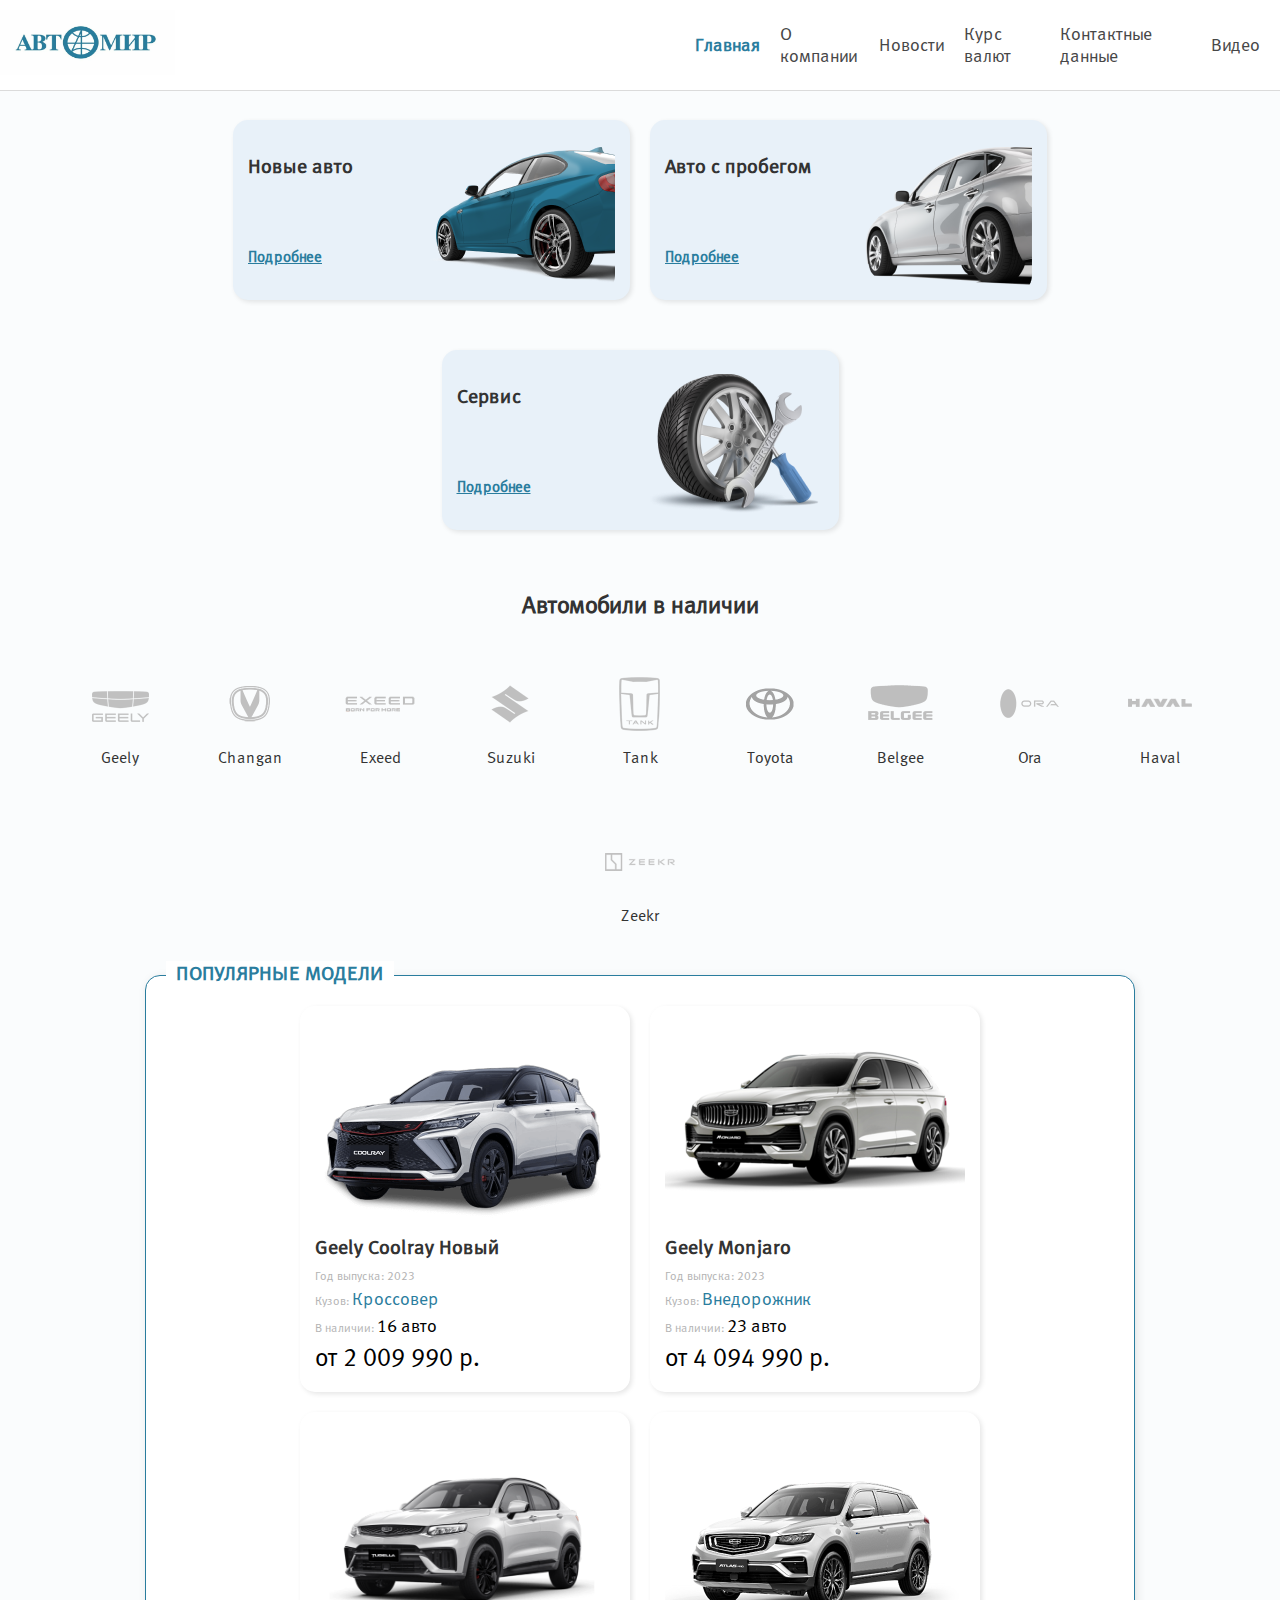
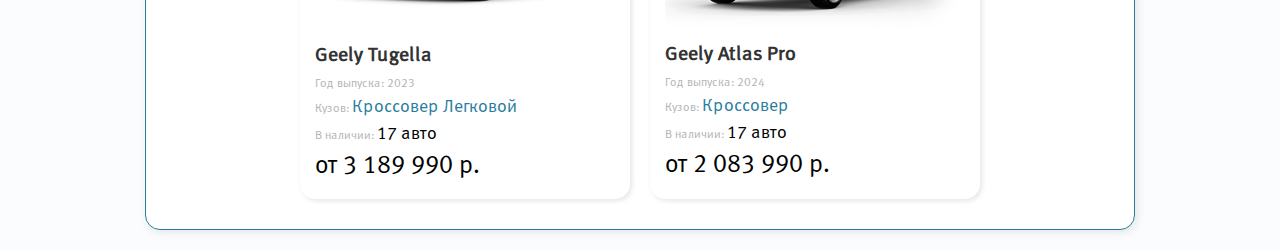
<file: index.html>
<!DOCTYPE html>
<html lang="ru">

<head>
    <meta charset="UTF-8">
    <title>Главная - ООО "АМКапитал"</title>
    <link rel="icon" href="pictures/favicon-32x32.png">
    <link rel="icon" href="pictures/favicon-16x16.png">
    <style>
        @font-face {
            font-family: 'MetaCyrLF-Roman';
            src: url('pictures/MetaNormalCyrLF-Roman.woff2') format('truetype');
           
        }
        body {
            margin: 0;
            font-family: "MetaCyrLF-Roman", sans-serif;
            background-color: #fafcfd;
        }

        header {
            position: fixed;
            top: 0;
            width: 100%;
            background-color: white;
            z-index: 1000;
            border-bottom: 1px solid rgb(219, 219, 219);
        }

        .header-container {
            display: flex;
            justify-content: center;
            align-items: center;
            padding: 10px 0;
        }

        .logo {
            display: flex;
            justify-content: start;
            align-items: center;
        }

        .logo img {
            margin-right: 500px;
        }

        .logo a {
            margin-right: 20px;
            color: rgb(71, 71, 71);
            text-decoration: none;
            font-size: 18px;
            transition: color 0.3s ease;
        }

        .logo a:hover {
            color: #2A7D9E;
        }

        .logo a.active {
            color: #2A7D9E;
            font-weight: bold;
        }

        .card {
            border-radius: 15px;
            padding: 15px;
            margin: 10px;
            margin-top: 40px;
            font-weight: 400;
            width: 367px;
            height: 150px;
            display: flex;
            flex-direction: row;
            align-items: center;
            justify-content: space-between;
            background-color: #e8f1f9;
            box-shadow: 2px 2px 5px rgba(0, 0, 0, 0.1);
            
        }

        main {
            display: flex;
            justify-content: center;
            align-items: center;
            flex-wrap: wrap;
            margin: 80px 20px 20px;
        }

        .card img {
            width: 190px;
            height: auto;
            margin-left: auto;
            
        }

        .card-content {
            display: flex;
            flex-direction: column;
            align-items: flex-start;
            justify-content: center;
            
        }

        .card h2 {
            margin: 0;
            font-size: 20px;
            color: #333;
            white-space: nowrap;
        }

        .card a {
            margin-top: 70px;
            color: #2A7D9E;
            text-decoration: underline;
            font-weight: bold;
            font-size: 15px;
        }

        .available-cars {
            text-align: center;
            margin-top: 50px;
        }

        .available-cars h2 {
            font-size: 24px;
            color: #333;
        }

        .car-brands {
            display: flex;
            justify-content: center;
            flex-wrap: wrap;
        }

        .car-brand {
            display: flex;
            flex-direction: column;
            align-items: center;
            margin: 30px;
        }

        .car-brand img {
            width: 70px;
            height: 70px;
        }

        .car-brand span {
            font-size: 16px;
            color: #333;
            margin-top: 10px;
        }

        .cars-list-container {
            display: flex;
            justify-content: center;
            flex-wrap: wrap;
            margin: 20px auto;
            max-width: 74%; 
            background-color: #ffffff;
            border-radius: 15px;
            padding: 20px;
            box-shadow: 2px 2px 10px rgba(0, 0, 0, 0.1);
            border: 1px solid #2A7D9E;
            position: relative;
            
        }

         .cars-list-container::before {
            content: "ПОПУЛЯРНЫЕ МОДЕЛИ";
            position: absolute;
            top: -15px; 
            left: 20px;
            background-color: #ffffff;
            padding: 0 10px;
            color: #2A7D9E;
            font-size: 20px;
            font-weight: bold;
            width: max-content;
            
        }

        .cars-list {
            display: flex;
            justify-content: center;
            flex-wrap: wrap;
        }

        .car-card {
            border-radius: 15px;
            padding: 15px;
            margin: 10px;
            width: 300px;
            background-color: #ffffff;
            box-shadow: 2px 2px 5px rgba(0, 0, 0, 0.1);
        }

        .car-card img {
            width: 100%;
            height: auto;
            border-radius: 10px;
        }

        .car-card h3 {
            margin: 10px 0;
            font-size: 20px;
            color: #333;
        }

        .car-card p {
            margin: 5px 0;
            font-size: 12px;
            color: #b3b3b3;
        }

        .highlight {
            color: #2A7D9E;
            font-size: 18px;
        }

        .availability {
            font-size: 18px;
            color: #000000;
        }
    </style>
</head>

<body>
    <header>
        <div class="header-container">
            <div class="logo">
                <a href="index.html"><img src="pictures/logo.png" alt="АМКапитал Логотип" width="175px" height="65px"></a>
                <a href="index.html" class="active">Главная</a>
                <a href="about.html">О компании</a>
                <a href="news.html">Новости</a>
                <a href="currency.html">Курс валют</a>
                <a href="contacts.html">Контактные данные</a>
                <a href="video.html">Видео</a>
            </div>
        </div>
    </header>
    <main>
        <div class="card">
            <div class="card-content">
                <h2>Новые авто</h2>
                <a href="https://nsk.avtomir.ru/new-cars/">Подробнее</a>
            </div>
            <img src="pictures/blue-auto.png" alt="Новые авто">
        </div>
        <div class="card">
            <div class="card-content">
                <h2>Авто с пробегом</h2>
                <a href="https://nsk.avtomir.ru/used-cars/">Подробнее</a>
            </div>
            <img src="pictures/white-auto.png" alt="Авто с пробегом">
        </div>
        <div class="card">
            <div class="card-content">
                <h2>Сервис</h2>
                <a href="https://nsk.avtomir.ru/service/">Подробнее</a>
            </div>
            <img src="pictures/serviceph.png" alt="Сервис">
        </div>
    </main>
    <div class="available-cars">
        <h2>Автомобили в наличии</h2>
        <div class="car-brands">
            <div class="car-brand">
                <img src="pictures/geely.png" alt="Geely">
                <span>Geely</span>
            </div>
            <div class="car-brand">
                <img src="pictures/changan.png" alt="Changan">
                <span>Changan</span>
            </div>
            <div class="car-brand">
                <img src="pictures/exeed.png" alt="Exeed">
                <span>Exeed</span>
            </div>
            <div class="car-brand">
                <img src="pictures/suzuki.png" alt="Suzuki">
                <span>Suzuki</span>
            </div>
            <div class="car-brand">
                <img src="pictures/tank.png" alt="Tank">
                <span>Tank</span>
            </div>
            <div class="car-brand">
                <img src="pictures/toyota.png" alt="Toyota">
                <span>Toyota</span>
            </div>
            <div class="car-brand">
                <img src="pictures/belgee.png" alt="Belgee">
                <span>Belgee</span>
            </div>
            <div class="car-brand">
                <img src="pictures/ora.png" alt="Ora">
                <span>Ora</span>
            </div>
            <div class="car-brand">
                <img src="pictures/haval.png" alt="Haval">
                <span>Haval</span>
            </div>
            <div class="car-brand">
                <img src="pictures/zeekr.png" alt="Zeekr">
                <span>Zeekr</span>
            </div>
        </div>
    </div>
    <div class="cars-list-container">
        <div class="cars-list">
            <div class="car-card">
                <img src="pictures/coolray.png" alt="Geely Coolray Новый">
                <h3>Geely Coolray Новый</h3>
                <p>Год выпуска: 2023</p>
                <p>Кузов: <span class="highlight">Кроссовер</span></p>
                <p>В наличии: <span class="availability">16 авто</span></p>
                <p style="color: black; font-size: 25px;">от 2 009 990 р.</p>
            </div>
            <div class="car-card">
                <img src="pictures/monjaro.png" alt="Geely Monjaro">
                <h3>Geely Monjaro</h3>
                <p>Год выпуска: 2023</p>
                <p>Кузов: <span class="highlight">Внедорожник</span></p>
                <p>В наличии: <span class="availability">23 авто</span></p>
                <p style="color: black; font-size: 25px;">от 4 094 990 р.</p>
            </div>
            <div class="car-card">
                <img src="pictures/tugella.png" alt="Geely Tugella">
                <h3>Geely Tugella</h3>
                <p>Год выпуска: 2023</p>
                <p>Кузов: <span class="highlight">Кроссовер Легковой</span></p>
                <p>В наличии: <span class="availability">17 авто</span></p>
                <p style="color: black; font-size: 25px;">от 3 189 990 р.</p>
            </div>
            <div class="car-card">
                <img src="pictures/atlas.jpg" alt="Geely Atlas Pro">
                <h3>Geely Atlas Pro</h3>
                <p>Год выпуска: 2024</p>
                <p>Кузов: <span class="highlight">Кроссовер</span></p>
                <p>В наличии: <span class="availability">17 авто</span></p>
                <p style="color: black; font-size: 25px;">от 2 083 990 р.</p>
            </div>
        </div>
    </div>
    <footer>

    </footer>
</body>

</html>
</file>
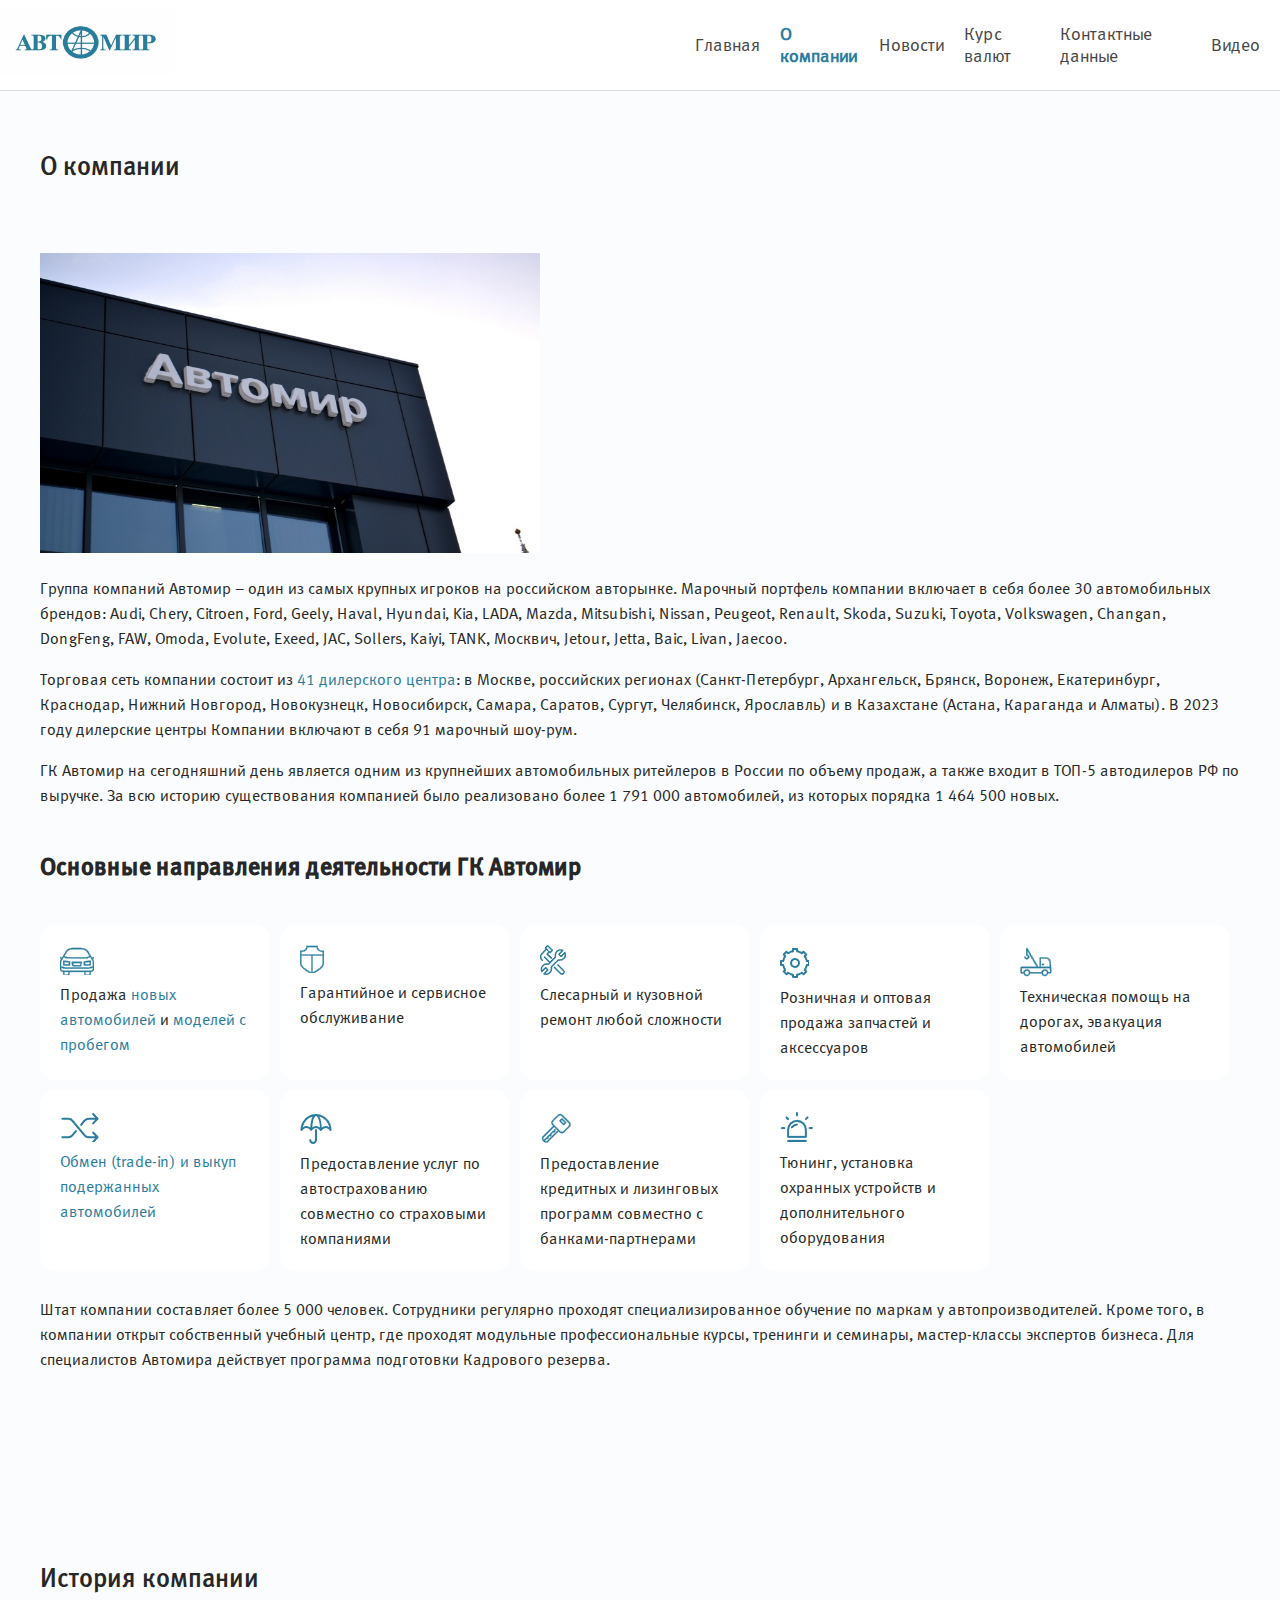
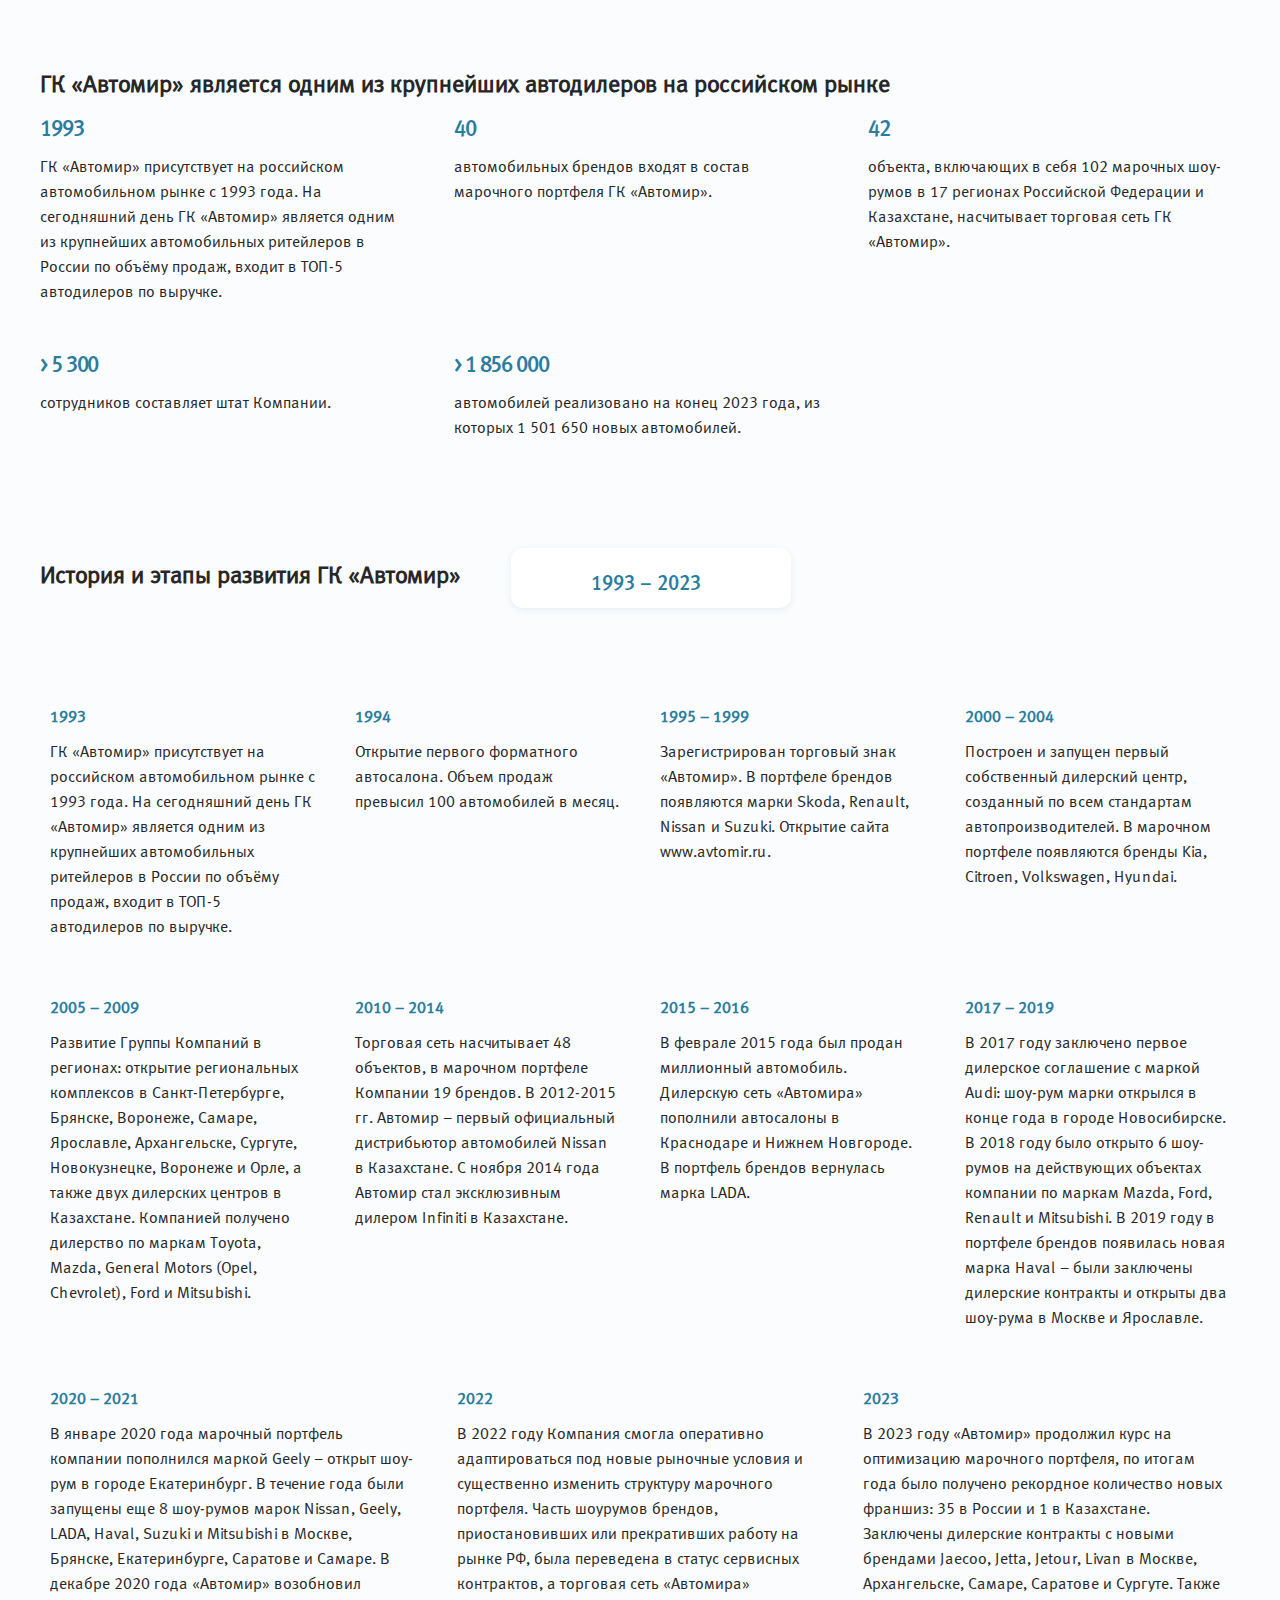
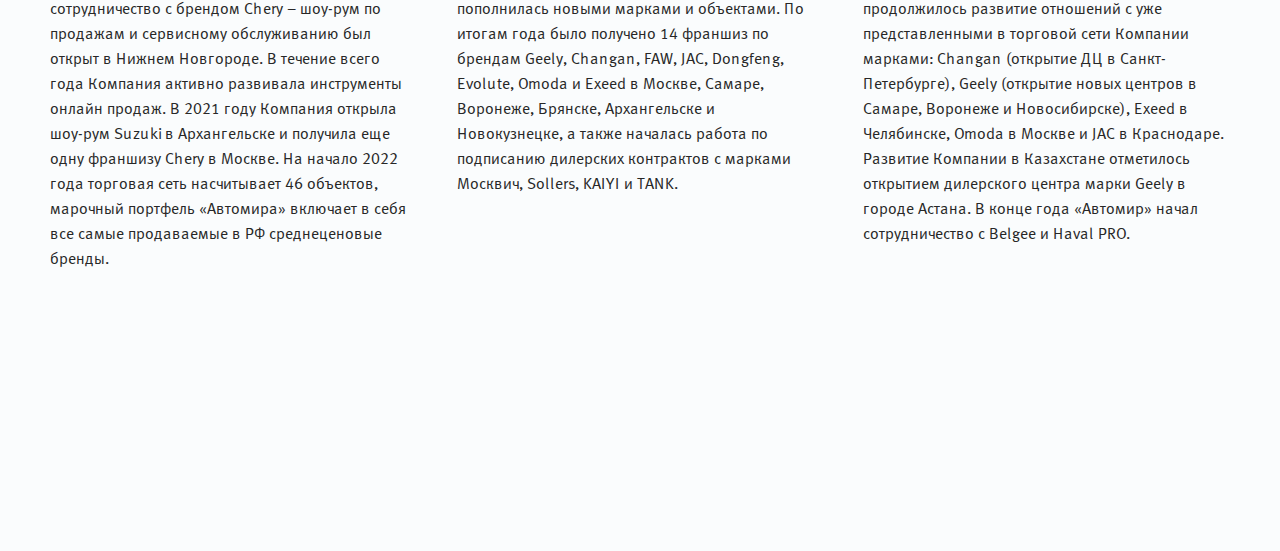
<file: about.html>
<!DOCTYPE html>
<html lang="ru">
<head>
    <meta charset="UTF-8">
    <title>О компании - ООО "АМКапитал"</title>
    <link rel="icon" href="pictures/favicon-32x32.png">
    <link rel="icon" href="pictures/favicon-16x16.png">
    <link rel="stylesheet" href="main.css">
    <script>
    </script>
</head>
<body>
    <header>
        <div class="header-container">
            <div class="logo">
                <a href="index.html"><img src="pictures/logo.png" alt="АМКапитал Логотип" width="175px" height="65px"></a>
                <a href="index.html">Главная</a>
                <a href="about.html" class="active">О компании</a>
                <a href="news.html">Новости</a>
                <a href="currency.html">Курс валют</a>
                <a href="contacts.html">Контактные данные</a>
                <a href="video.html">Видео</a>
            </div>
        </div>
    </header>
    <main>
        <div class="container">
            <h1 class="page-title">
                О компании    </h1>
            <div class="tabs__body">
                <div class="tabs__content js-changetab-content active">
                    <p><img src="pictures/avtomir.jpg" style="width: 500px; height: 300px; pointer-events: none;" ></p>
                    <p>
                        Группа компаний Автомир – один из самых крупных игроков на российском авторынке. Марочный портфель компании включает в себя более 30 автомобильных брендов: Audi, Chery, Citroen, Ford, Geely, Haval, Hyundai, Kia, LADA, Mazda, Mitsubishi, Nissan, Peugeot, Renault, Skoda, Suzuki, Toyota, Volkswagen, Changan, DongFeng, FAW, Omoda, Evolute, Exeed, JAC, Sollers, Kaiyi, TANK, Москвич, Jetour, Jetta, Baic, Livan, Jaecoo.
                    </p>
                    <p>
                        Торговая сеть компании состоит из&nbsp;<a>41 дилерского центра</a>: в Москве, российских регионах (Санкт-Петербург, Архангельск, Брянск, Воронеж, Екатеринбург, Краснодар, Нижний Новгород, Новокузнецк, Новосибирск, Самара, Саратов, Сургут, Челябинск, Ярославль) и в Казахстане (Астана, Караганда и Алмат<i></i>ы). В 2023 году&nbsp;<span style="font-family: var(--ui-font-family-primary, var(--ui-font-family-helvetica));">дилерские центры Компании включают в себя 91 марочный шоу-рум.</span>
                    </p>
                    <p>
                        ГК Автомир на сегодняшний день является одним из крупнейших автомобильных ритейлеров в России по объему продаж, а также входит в ТОП-5 автодилеров РФ по выручке. За всю историю существования компанией было реализовано более 1 791 000 автомобилей, из которых порядка 1 464 500 новых.
                    </p>
                    <h2>Основные направления деятельности ГК Автомир</h2>
                <div class="iconsrow">
                    <div class="iconsrow__items">
                        <div class="iconsrow__item">
                            <svg class="iconsrow__ico"> <img src="pictures/ico_about_1.png"> </svg>
                            <div class="iconsrow__text">
                                Продажа <a href="https://nsk.avtomir.ru/new-cars/">новых автомобилей</a> и <a href="https://nsk.avtomir.ru/used-cars/">моделей с пробегом</a>
                            </div>
                        </div>
                        <div class="iconsrow__item">
                            <svg class="iconsrow__ico"> <img src="pictures/ico_about_2.png"> </svg>
                            <div class="iconsrow__text">
                                Гарантийное и сервисное обслуживание
                            </div>
                        </div>
                        <div class="iconsrow__item">
                            <svg class="iconsrow__ico"> <img src="pictures/ico_about_3.png"> </svg>
                            <div class="iconsrow__text">
                                Слесарный и кузовной ремонт любой сложности
                            </div>
                        </div>
                        <div class="iconsrow__item">
                            <svg class="iconsrow__ico"> <img src="pictures/ico_about_4.png"> </svg>
                            <div class="iconsrow__text">
                                Розничная и оптовая продажа запчастей и аксессуаров
                            </div>
                        </div>
                        <div class="iconsrow__item">
                            <svg class="iconsrow__ico"> <img src="pictures/ico_about_5.png"> </svg>
                            <div class="iconsrow__text">
                                Техническая помощь на дорогах, эвакуация автомобилей
                            </div>
                        </div>
                        <div class="iconsrow__item">
                            <svg class="iconsrow__ico"> <img src="pictures/ico_about_6.png"> </svg>
                            <div class="iconsrow__text">
                                <a href="https://nsk.avtomir.ru/sell-car/">Обмен (trade-in) и выкуп подержанных автомобилей</a>
                            </div>
                        </div>
                        <div class="iconsrow__item">
                            <svg class="iconsrow__ico"> <img src="pictures/ico_about_7.png"> </svg>
                            <div class="iconsrow__text">
                                Предоставление услуг по автострахованию совместно со страховыми компаниями
                            </div>
                        </div>
                        <div class="iconsrow__item">
                            <svg class="iconsrow__ico"> <img src="pictures/ico_about_8.png"> </svg>
                            <div class="iconsrow__text">
                                Предоставление кредитных и лизинговых программ совместно с банками-партнерами
                            </div>
                        </div>
                        <div class="iconsrow__item">
                            <svg class="iconsrow__ico"> <img src="pictures/ico_about_9.png"> </svg>
                            <div class="iconsrow__text">
                                Тюнинг, установка охранных устройств и дополнительного оборудования
                            </div>
                        </div>
            </div>
        </div>
        <p>
             Штат компании составляет более 5 000 человек. Сотрудники регулярно проходят специализированное обучение по маркам у автопроизводителей. Кроме того, в компании открыт собственный учебный центр, где проходят модульные профессиональные курсы, тренинги и семинары, мастер-классы экспертов бизнеса. Для специалистов Автомира действует программа подготовки Кадрового резерва.
        </p>        </div>
        </div>
        </div>

        <div class="container container_bg">
            <h1 class="page-title">История компании</h1>
            
            <div class="tabs__body">
                <div class="tabs__content tabs__content_visible active">
                    <div class="section section_about">
                        <h2 class="section__title">ГК «Автомир» является одним из крупнейших автодилеров на российском рынке
                        </h2>
                        <div class="section__content facts">
                            <div class="facts__list">
                                <div class="facts__item">
                                    <div class="facts__title">1993</div>
                                    <div class="facts__text">ГК «Автомир» присутствует на российском автомобильном рынке с 1993 года. На сегодняшний день ГК «Автомир» является одним из крупнейших автомобильных ритейлеров в России по объёму продаж, входит в ТОП-5 автодилеров по выручке.
                                    </div>
                                </div>
                                <div class="facts__item">
                                    <div class="facts__title">40</div>
                                    <div class="facts__text">автомобильных брендов входят в состав марочного портфеля ГК «Автомир».
                                    </div>
                                </div>
                                <div class="facts__item">
                                    <div class="facts__title">42</div>
                                    <div class="facts__text">объекта, включающих в себя 102 марочных шоу-румов в 17 регионах Российской Федерации и Казахстане, насчитывает торговая сеть ГК «Автомир».
                                    </div>
                                </div>
                                <div class="facts__item">
                                    <div class="facts__title">&gt; 5 300</div>
                                    <div class="facts__text">сотрудников составляет штат Компании.</div>
                                </div>
                                <div class="facts__item">
                                    <div class="facts__title">&gt; 1 856 000</div>
                                    <div class="facts__text">автомобилей реализовано на конец 2023 года, из которых 1 501 650 новых автомобилей.</div>
                                </div>
                            </div>
                        </div>
                    </div>
                    <div class="section section_years carousel-history">
                        <div class="section__row">
                            <h2 class="section__title">История и этапы развития ГК «Автомир»</h2>
                            <div class="section__pagination carousel-history__pagination">
                                <div class="carousel-history__pagination-item" data-id="1">
                                    <p>1993 – 2023</p>
                                </div>
                            </div>
                        </div>
                        <div class="facts__container1">
                            <div class="facts__item1">
                                <div class="facts__title1">
                                    <p>1993</p>
                                </div>
                                <div class="facts__text1">
                                    <p>ГК «Автомир» присутствует на российском автомобильном рынке с 1993 года. На сегодняшний день ГК «Автомир» является одним из крупнейших автомобильных ритейлеров в России по объёму продаж, входит в ТОП-5 автодилеров по выручке.</p>
                                </div>
                            </div>
                            <div class="facts__item1">
                                <div class="facts__title1">
                                    <p>1994</p>
                                </div>
                                <div class="facts__text1">
                                    <p>Открытие первого форматного автосалона. Объем продаж превысил 100 автомобилей в месяц.</p>
                                </div>
                            </div>
                            <div class="facts__item1">
                                <div class="facts__title1">
                                    <p>1995 – 1999</p>
                                </div>
                                <div class="facts__text1">
                                    <p>Зарегистрирован торговый знак «Автомир». В портфеле брендов появляются марки Skoda, Renault, Nissan и Suzuki. Открытие сайта www.avtomir.ru.</p>
                                </div>
                            </div>
                            <div class="facts__item1">
                                <div class="facts__title1">
                                    <p>2000 – 2004</p>
                                </div>
                                <div class="facts__text1">
                                    <p>Построен и запущен первый собственный дилерский центр, созданный по всем стандартам автопроизводителей. В марочном портфеле появляются бренды Kia, Citroen, Volkswagen, Hyundai.</p>
                                </div>
                            </div>
                            <div class="facts__item1">
                                <div class="facts__title1">
                                    <p>2005 – 2009</p>
                                </div>
                                <div class="facts__text1">
                                    <p>Развитие Группы Компаний в регионах: открытие региональных комплексов в Санкт-Петербурге, Брянске, Воронеже, Самаре, Ярославле, Архангельске, Сургуте, Новокузнецке, Воронеже и Орле, а также двух дилерских центров в Казахстане. Компанией получено дилерство по маркам Toyota, Mazda, General Motors (Opel, Chevrolet), Ford и Mitsubishi.</p>
                                </div>
                            </div>
                            <div class="facts__item1">
                                <div class="facts__title1">
                                    <p>2010 – 2014</p>
                                </div>
                                <div class="facts__text1">
                                    <p>Торговая сеть насчитывает 48 объектов, в марочном портфеле Компании 19 брендов. В 2012-2015 гг. Автомир – первый официальный дистрибьютор автомобилей Nissan в Казахстане. С ноября 2014 года Автомир стал эксклюзивным дилером Infiniti в Казахстане.</p>
                                </div>
                            </div>
                            <div class="facts__item1">
                                <div class="facts__title1">
                                    <p>2015 – 2016</p>
                                </div>
                                <div class="facts__text1">
                                    <p>В феврале 2015 года был продан миллионный автомобиль. Дилерскую сеть «Автомира» пополнили автосалоны в Краснодаре и Нижнем Новгороде. В портфель брендов вернулась марка LADA.</p>
                                </div>
                            </div>
                            <div class="facts__item1">
                                <div class="facts__title1">
                                    <p>2017 – 2019</p>
                                </div>
                                <div class="facts__text1">
                                    <p>В 2017 году заключено первое дилерское соглашение с маркой Audi: шоу-рум марки открылся в конце года в городе Новосибирске. В 2018 году было открыто 6 шоу-румов на действующих объектах компании по маркам Mazda, Ford, Renault и Mitsubishi. В 2019 году в портфеле брендов появилась новая марка Haval – были заключены дилерские контракты и открыты два шоу-рума в Москве и Ярославле.</p>
                                </div>
                            </div>
                            <div class="facts__item1">
                                <div class="facts__title1">
                                    <p>2020 – 2021</p>
                                </div>
                                <div class="facts__text1">
                                    <p>В январе 2020 года марочный портфель компании пополнился маркой Geely – открыт шоу-рум в городе Екатеринбург. В течение года были запущены еще 8 шоу-румов марок Nissan, Geely, LADA, Haval, Suzuki и Mitsubishi в Москве, Брянске, Екатеринбурге, Саратове и Самаре. В декабре 2020 года «Автомир» возобновил сотрудничество с брендом Chery – шоу-рум по продажам и сервисному обслуживанию был открыт в Нижнем Новгороде. В течение всего года Компания активно развивала инструменты онлайн продаж. В 2021 году Компания открыла шоу-рум Suzuki в Архангельске и получила еще одну франшизу Chery в Москве. На начало 2022 года торговая сеть насчитывает 46 объектов, марочный портфель «Автомира» включает в себя все самые продаваемые в РФ среднеценовые бренды.</p>
                                </div>
                            </div>
                            <div class="facts__item1">
                                <div class="facts__title1">
                                    <p>2022</p>
                                </div>
                                <div class="facts__text1">
                                    <p>В 2022 году Компания смогла оперативно адаптироваться под новые рыночные условия и существенно изменить структуру марочного портфеля. Часть шоурумов брендов, приостановивших или прекративших работу на рынке РФ, была переведена в статус сервисных контрактов, а торговая сеть «Автомира» пополнилась новыми марками и объектами. По итогам года было получено 14 франшиз по брендам Geely, Changan, FAW, JAC, Dongfeng, Evolute, Omoda и Exeed в Москве, Самаре, Воронеже, Брянске, Архангельске и Новокузнецке, а также началась работа по подписанию дилерских контрактов с марками Москвич, Sollers, KAIYI и TANK.</p>
                                </div>
                            </div>
                            <div class="facts__item1">
                                <div class="facts__title1">
                                    <p>2023</p>
                                </div>
                                <div class="facts__text1">
                                    <p>В 2023 году «Автомир» продолжил курс на оптимизацию марочного портфеля, по итогам года было получено рекордное количество новых франшиз: 35 в России и 1 в Казахстане. Заключены дилерские контракты с новыми брендами Jaecoo, Jetta, Jetour, Livan в Москве, Архангельске, Самаре, Саратове и Сургуте. Также продолжилось развитие отношений с уже представленными в торговой сети Компании марками: Changan (открытие ДЦ в Санкт-Петербурге), Geely (открытие новых центров в Самаре, Воронеже и Новосибирске), Exeed в Челябинске, Omoda в Москве и JAC в Краснодаре. Развитие Компании в Казахстане отметилось открытием дилерского центра марки Geely в городе Астана. В конце года «Автомир» начал сотрудничество с Belgee и Haval PRO.</p>
                                </div>
                            </div>
                        </div>
                    </div>
                    
            </div>
        </div>
    </main>
    <footer>
        
    </footer>
</body>
</html>
</file>
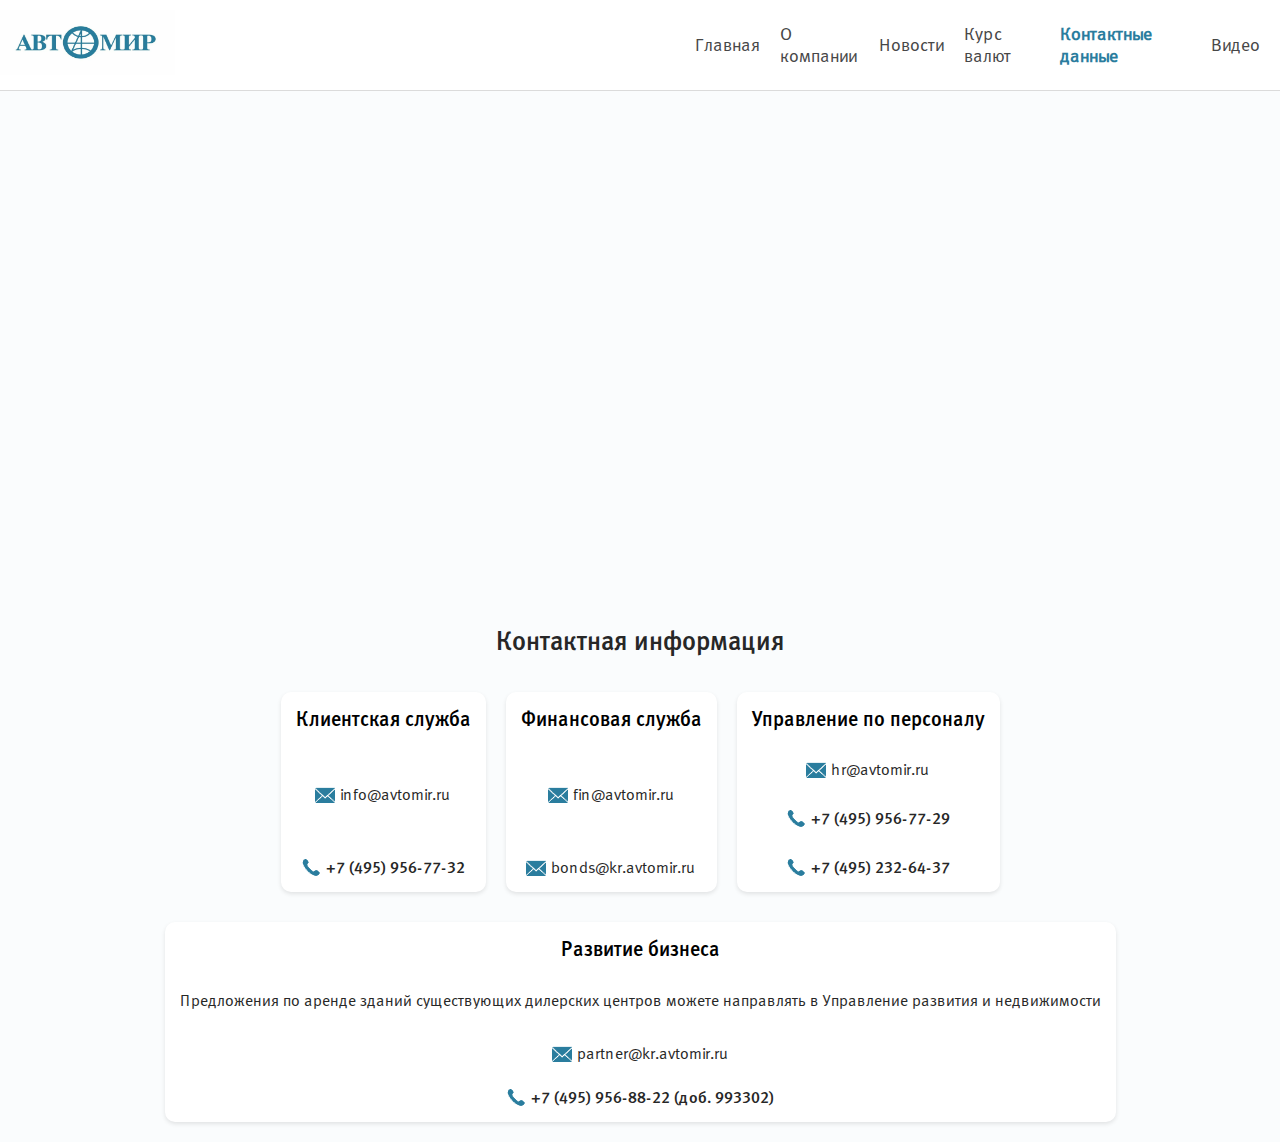
<file: contacts.html>
<!DOCTYPE html>
<html lang="ru">
<head>
    <meta charset="UTF-8">
    <title>Контактные данные - ООО "АМКапитал"</title>
    <link rel="icon" href="pictures/favicon-32x32.png">
    <link rel="icon" href="pictures/favicon-16x16.png">
    <link rel="stylesheet" href="main.css">
    
    <script src="https://api-maps.yandex.ru/2.1/?lang=ru_RU" type="text/javascript"></script>
    <script type="text/javascript">
        ymaps.ready(init);
        function init() {
            let myMap = new ymaps.Map("map", {
                center: [54.995880, 82.751421],
                zoom: 9
            });

            let locations = [
                { coordinates: [54.940585, 82.933700], hint: 'Автомир, официальный дилер Hyundai', balloon: 'Новосибирск, ул. Петухова, д. 87' },
                { coordinates: [54.940442, 82.933853], hint: 'Автомир, официальный дилер Renault', balloon: 'Новосибирск, ул. Петухова, д. 87' },
                { coordinates: [54.940653, 82.933756], hint: 'Škoda, Автомир Богемия Новосибирск', balloon: 'Новосибирск, ул. Петухова, д. 87' },
                { coordinates: [54.940940, 82.934225], hint: 'Автомир, Volkswagen', balloon: 'Новосибирск, ул. Петухова, д. 87' },
                { coordinates: [54.940545, 82.934080], hint: 'Автомир, Changan', balloon: 'Новосибирск, ул. Петухова, д. 87' },
                { coordinates: [54.941183, 82.934147], hint: 'Автомир, официальный сервис Suzuki', balloon: 'Новосибирск, ул. Петухова, д. 87' },
                { coordinates: [54.940718, 82.933704], hint: 'Автомир, официальный дилер Audi', balloon: 'Новосибирск, ул. Петухова, д. 87' },
                { coordinates: [54.996155, 82.751463], hint: 'Автомир, официальный дилер Geely', balloon: 'Новосибирск, ул. Станционная, д. 101 Автомир - Дилерский центр' },
                { coordinates: [54.995783, 82.751380], hint: 'Автомир, официальный дилер Toyota', balloon: 'Новосибирск, ул. Станционная, д. 101 Автомир - Дилерский центр' },
                { coordinates: [54.996121, 82.751142], hint: 'Автомир, Belgee', balloon: 'Новосибирск, ул. Станционная, д. 101 Автомир - Дилерский центр' },
                { coordinates: [54.995880, 82.751421], hint: 'Автомир, Tank', balloon: 'Новосибирск, ул. Станционная, д. 101 Автомир - Дилерский центр' },
                { coordinates: [54.996155, 82.751720], hint: 'Автомир, Ora', balloon: 'Новосибирск, ул. Станционная, д. 101 Автомир - Дилерский центр' }
            ];

            let customIcon = {
                iconLayout: 'default#image',
                iconImageHref: 'pictures/marker-active.svg',
                iconImageSize: [30, 42],
                iconImageOffset: [-15, -42]
            };

            let geoObjects = locations.map(function(location) {
                return new ymaps.Placemark(location.coordinates, {
                    hintContent: location.hint,
                    balloonContent: location.balloon
                }, customIcon);
            });

            let clusterer = new ymaps.Clusterer({
                preset: 'islands#invertedVioletClusterIcons',
                clusterIcons: [
                    {
                        href: 'pictures/marker-active.svg',
                        size: [40, 40],
                        offset: [-20, -20]
                    }
                ],
                clusterNumbers: [10],
                clusterIconContentLayout: ymaps.templateLayoutFactory.createClass(
                    '<div style="color: #FFFFFF; font-weight: bold;">{{ properties.geoObjects.length }}</div>'
                )
            });

            clusterer.add(geoObjects);
            myMap.geoObjects.add(clusterer);
        }
    </script>
    <style>
        .page-title {
            text-align: center;
        }
        a {
            color: #272727;
            text-decoration: none;
            outline: none;
            transition: .2s;
        }

    </style>
</head>
<body>
    <header>
        <div class="header-container">
            <div class="logo">
                <a href="index.html"><img src="pictures/logo.png" alt="АМКапитал Логотип" width="175px" height="65px"></a>
                <a href="index.html">Главная</a>
                <a href="about.html">О компании</a>
                <a href="news.html">Новости</a>
                <a href="currency.html">Курс валют</a>
                <a href="contacts.html" class="active">Контактные данные</a>
                <a href="video.html">Видео</a>
            </div>
        </div>
    </header>
    <main>
        <div id="map"></div>
        <h1 class="page-title">Контактная информация</h1>
        <div class="service__contacts-row">
            <div class="service__contacts-left">
                <div class="service__contacts-col">
                    <div class="service__contacts-item">
                        <div class="service__contacts-title">Клиентская служба</div>
                        <a href="mailto:info@avtomir.ru" class="service__contacts-mail">
                            <img src="pictures/pismo.png">info@avtomir.ru
                        </a>
                        <a href="tel:+74959567732" class="service__contacts-phone">
                            <img src="pictures/phonee.png">+7 (495) 956-77-32
                        </a>
                    </div>
                </div>
                <div class="service__contacts-col">
                    <div class="service__contacts-item">
                        <div class="service__contacts-title">Финансовая служба</div>
                        <a href="mailto:fin@avtomir.ru" class="service__contacts-mail">
                            <img src="pictures/pismo.png">fin@avtomir.ru
                        </a>
                        <a href="mailto:bonds@kr.avtomir.ru" class="service__contacts-mail">
                            <img src="pictures/pismo.png">bonds@kr.avtomir.ru
                        </a>
                    </div>
                </div>
                <div class="service__contacts-col">
                    <div class="service__contacts-item">
                        <div class="service__contacts-title">Управление по персоналу</div>
                        <a href="mailto:hr@avtomir.ru" class="service__contacts-mail">
                            <img src="pictures/pismo.png">hr@avtomir.ru
                        </a>
                        <a href="tel:+74959567729" class="service__contacts-phone">
                            <img src="pictures/phonee.png">+7 (495) 956-77-29
                        </a>
                        <a href="tel:+74952326437" class="service__contacts-phone">
                            <img src="pictures/phonee.png">+7 (495) 232-64-37
                        </a>
                    </div>
                </div>
            </div>
            <div class="service__contacts-right">
                <div class="service__contacts-col">
                    <div class="service__contacts-item">
                        <div class="service__contacts-title">Развитие бизнеса</div>
                        <p>Предложения по аренде зданий существующих дилерских центров можете направлять в Управление развития и недвижимости</p>
                        <a href="mailto:partner@kr.avtomir.ru" class="service__contacts-mail">
                            <img src="pictures/pismo.png">partner@kr.avtomir.ru
                        </a>
                        <a href="tel:+74959568822" class="service__contacts-phone">
                            <img src="pictures/phonee.png">+7 (495) 956-88-22 (доб. 993302)
                        </a>
                    </div>
                </div>
            </div>
        </div>
    </main>
    <footer>
        
    </footer>
</body>
</html>
</file>
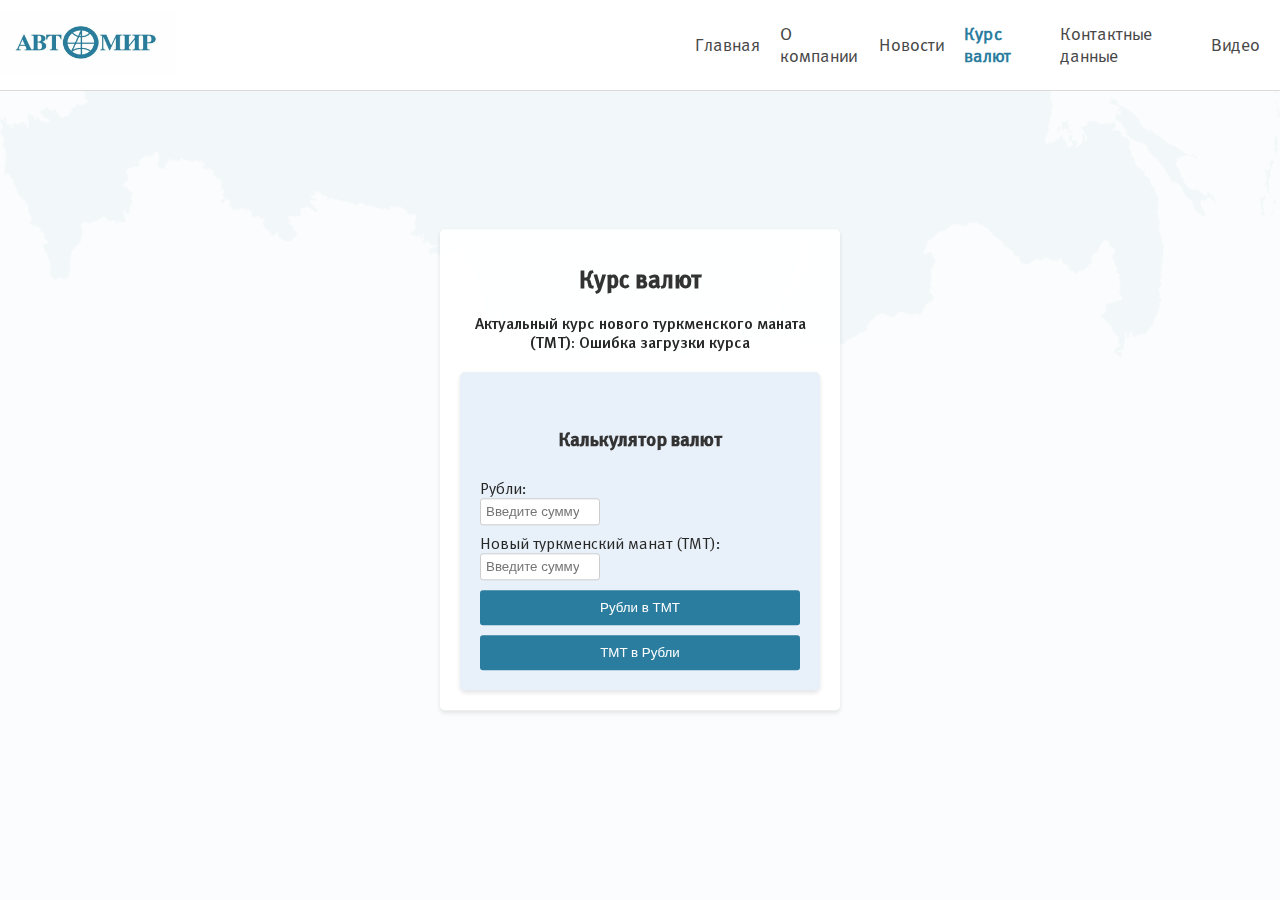
<file: currency.html>
<!DOCTYPE html>
<html lang="ru">
<head>
    <meta charset="UTF-8">
    <title>Курс валют - ООО "АМКапитал"</title>
    <link rel="icon" href="pictures/favicon-32x32.png">
    <link rel="icon" href="pictures/favicon-16x16.png">
    <link rel="stylesheet" href="main.css">
    <script>
        document.addEventListener("DOMContentLoaded", function() {
            const apiUrl = "https://www.cbr-xml-daily.ru/daily_json.js";
            let exchangeRate;

            fetch(apiUrl)
                .then(response => response.json())
                .then(data => {
                    exchangeRate = data.Valute.TMT.Value;
                    document.getElementById("exchange-rate").textContent = exchangeRate;
                })
                .catch(error => {
                    console.error("Error fetching exchange rate:", error);
                    document.getElementById("exchange-rate").textContent = "Ошибка загрузки курса";
                });

            window.convertToTMT = function() {
                const rub = parseFloat(document.getElementById("rub").value);
                if (!isNaN(rub)) {
                    const tmt = rub / exchangeRate;
                    document.getElementById("tmt").value = tmt.toFixed(2);
                }
            };

            window.convertToRUB = function() {
                const tmt = parseFloat(document.getElementById("tmt").value);
                if (!isNaN(tmt)) {
                    const rub = tmt * exchangeRate;
                    document.getElementById("rub").value = rub.toFixed(2);
                }
            };
        });
    </script>
    <style>
         h1 {
            font-size: 1.5rem;
            margin-bottom: 20px;
            color: #333;
        }
        h1, p, .currency-converter h2 {
            text-align: center;
        }
    </style>
</head>
<body class="currency-body">
    <header>
        <div class="header-container">
            <div class="logo">
                <a href="index.html"><img src="pictures/logo.png" alt="АМКапитал Логотип" width="175px" height="65px"></a>
                <a href="index.html">Главная</a>
                <a href="about.html">О компании</a>
                <a href="news.html">Новости</a>
                <a href="currency.html" class="active">Курс валют</a>
                <a href="contacts.html">Контактные данные</a>
                <a href="video.html">Видео</a>
            </div>
        </div>
    </header>
    <div class="content-currency">
        <h1>Курс валют</h1>
        <p style="font-family: MetaCyrLF-RomanMedium , sans-serif;">Актуальный курс нового туркменского маната (TMT): <span id="exchange-rate">Загрузка...</span></p>
        <div class="currency-converter">
            <h2>Калькулятор валют</h2>
            <label for="rub">Рубли:</label>
            <input type="number" id="rub" placeholder="Введите сумму в рублях">
            <label for="tmt">Новый туркменский манат (TMT):</label>
            <input type="number" id="tmt" placeholder="Введите сумму в TMT">
            <button  onclick="convertToTMT()">Рубли в TMT</button>
            <button onclick="convertToRUB()" >TMT в Рубли</button>
        </div>
    </div>
    <footer>
    </footer>
</body>
</html>
</file>
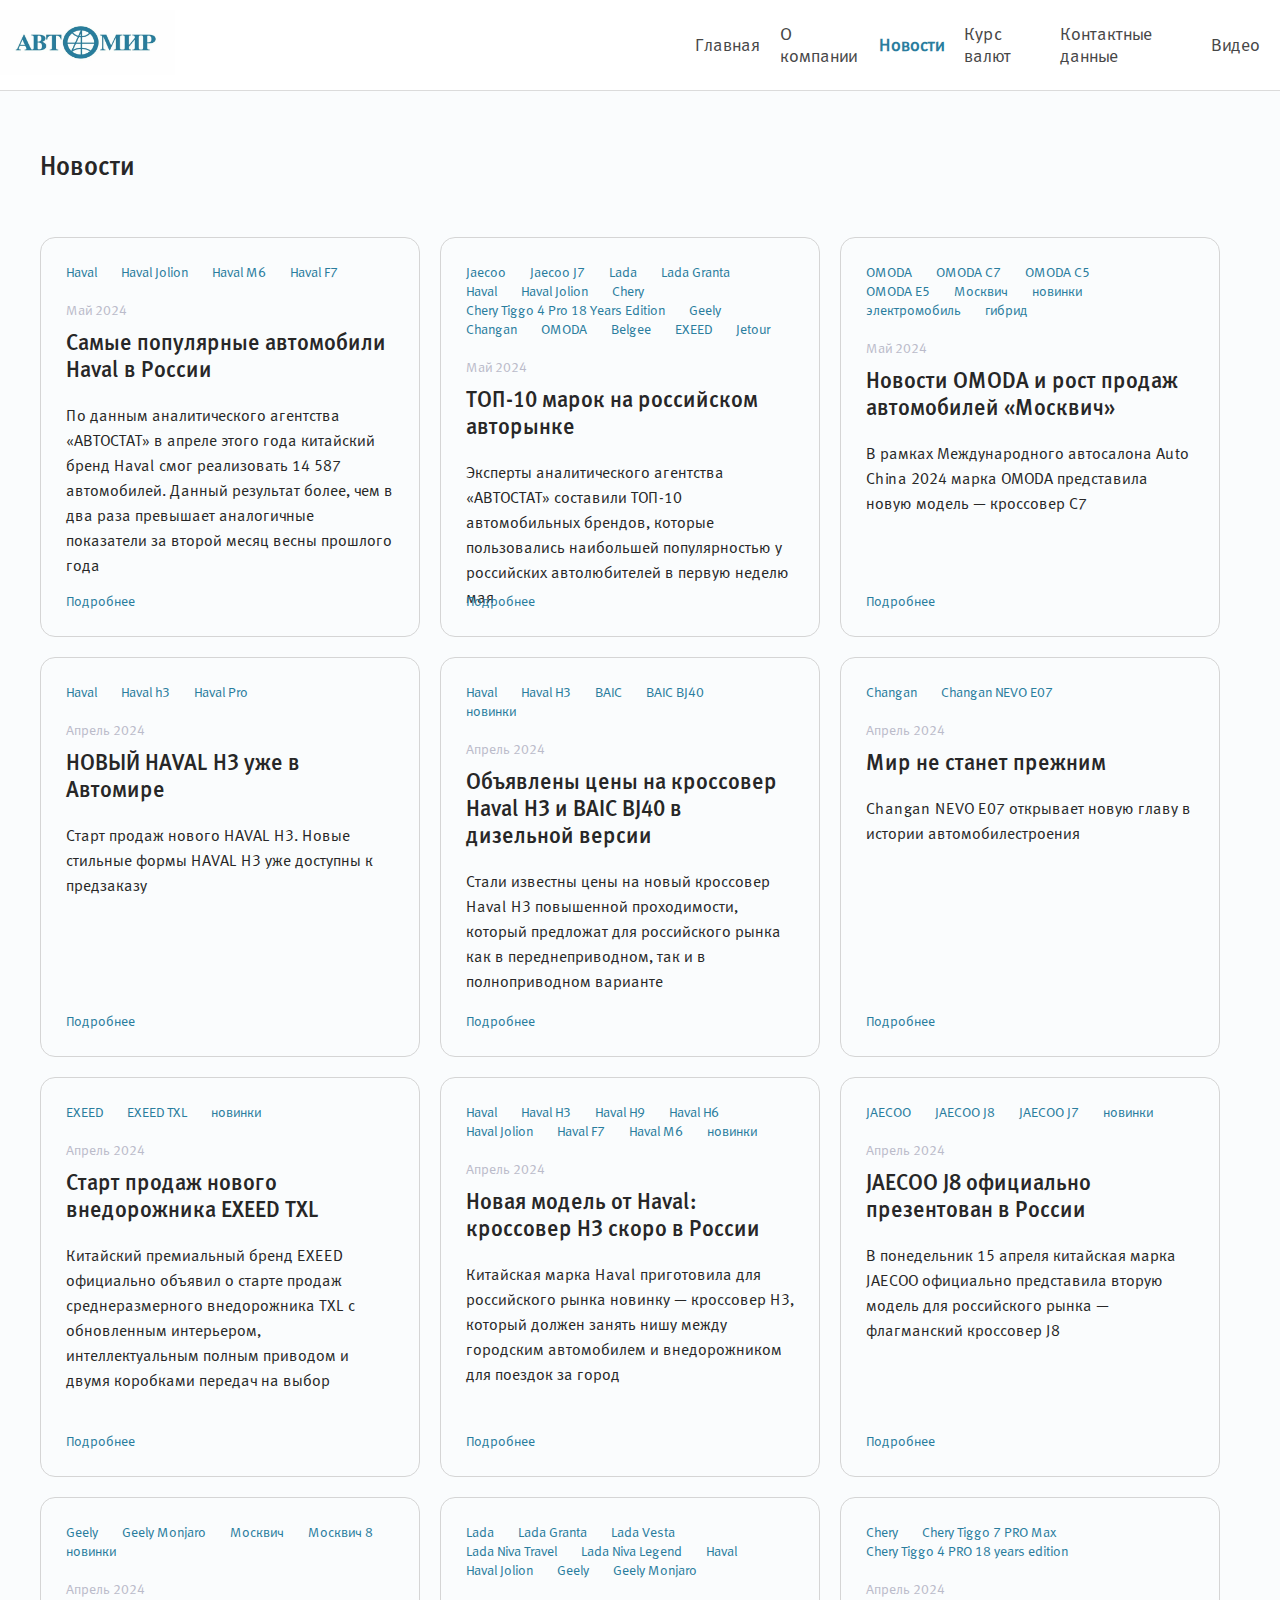
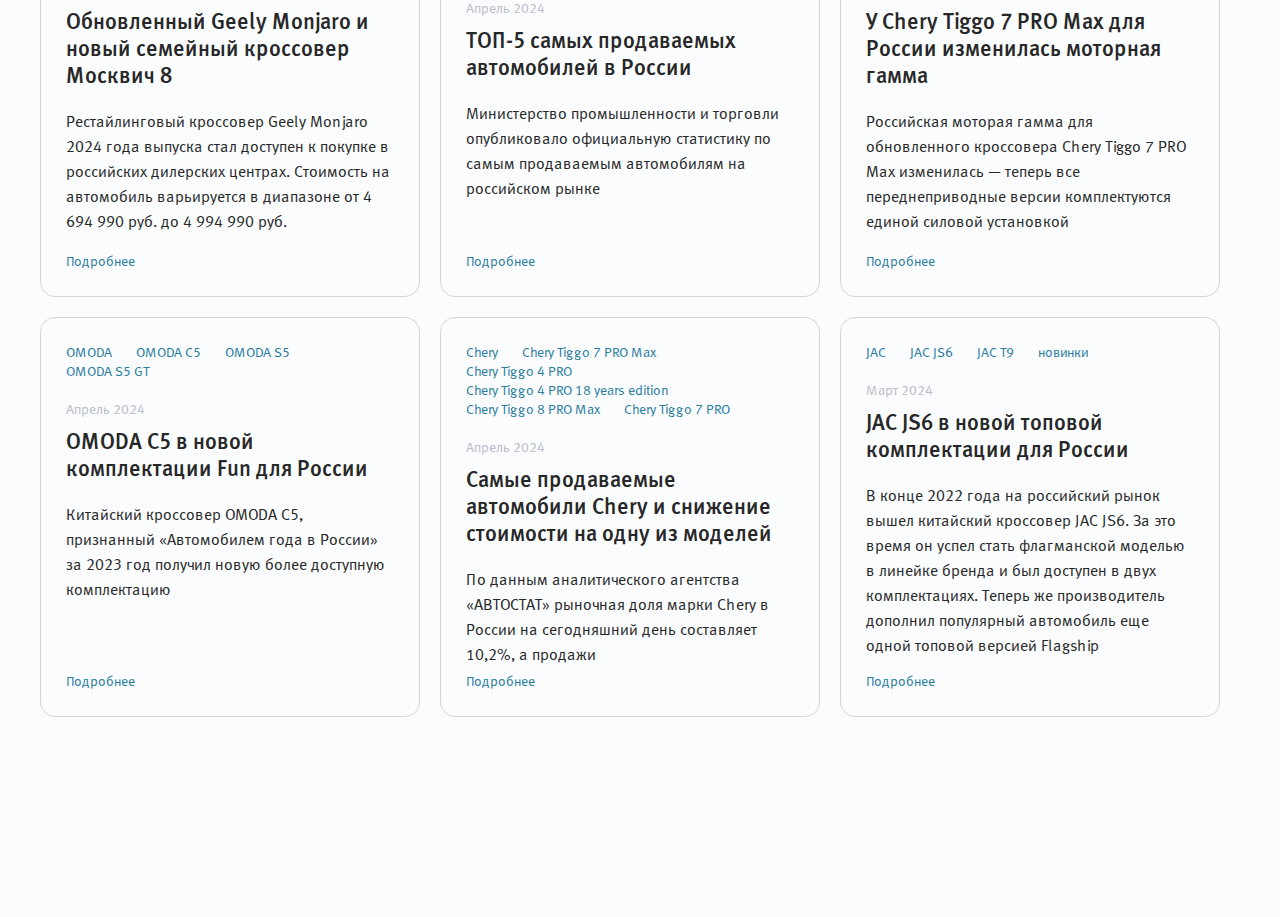
<file: news.html>
<!DOCTYPE html>
<html lang="ru">
<head>
    <meta charset="UTF-8">
    <title>Новости - ООО "АМКапитал"</title>
    <link rel="icon" href="pictures/favicon-32x32.png">
    <link rel="icon" href="pictures/favicon-16x16.png">
    <link rel="stylesheet" href="main.css">


</head>
<body>
    <header>
        <div class="header-container">
            <div class="logo">
                <a href="index.html"><img src="pictures/logo.png" alt="АМКапитал Логотип" width="175px" height="65px"></a>
                <a href="index.html">Главная</a>
                <a href="about.html">О компании</a>
                <a href="news.html" class="active">Новости</a>
                <a href="currency.html">Курс валют</a>
                <a href="contacts.html">Контактные данные</a>
                <a href="video.html">Видео</a>
            </div>
        </div>
    </header>
    <main>
        
        <div class="services">
            <div class="container">
                <div class="page-top-row">
                    <h1 class="page-title">
                        Новости			</h1>
        
                                    
        
                            </div>
        
                
            <div class="special-slider special-slider_news">
                            <div class="special-slider__item special-slider__item--fix-height">
                                                            <div class="special-slider__cats">
                                                            <a href="">
                                        Haval                            </a>
                                                            <a href="">
                                        Haval Jolion                            </a>
                                                            <a href="">
                                        Haval M6                            </a>
                                                            <a href="">
                                        Haval F7                            </a>
                                                    </div>
                        
                                        <div class="special-slider__date">
                            Май 2024                </div>
        
                                            <a href="https://avtomir.ru/news/samye-populyarnye-avtomobili-haval-v-rossii/" class="special-slider__name">
                                Самые популярные автомобили Haval в России                    </a>
                        
                                            <a href="https://avtomir.ru/news/samye-populyarnye-avtomobili-haval-v-rossii/" class="special-slider__text">
                                По данным аналитического агентства «АВТОСТАТ» в апреле этого года китайский бренд Haval смог реализовать 14 587 автомобилей. Данный результат более, чем в два раза превышает аналогичные показатели за второй месяц весны прошлого года                    </a>
                        
                                            <a href="https://avtomir.ru/news/samye-populyarnye-avtomobili-haval-v-rossii/" class="special-slider__link">
                                Подробнее
                            </a>
                                    </div>
                            <div class="special-slider__item special-slider__item--fix-height">
                                                            <div class="special-slider__cats">
                                                            <a href="">
                                        Jaecoo                            </a>
                                                            <a href="">
                                        Jaecoo J7                            </a>
                                                            <a href="">
                                        Lada                            </a>
                                                            <a href="">
                                        Lada Granta                            </a>
                                                            <a href="">
                                        Haval                            </a>
                                                            <a href="">
                                        Haval Jolion                            </a>
                                                            <a href="">
                                        Chery                            </a>
                                                            <a href="">
                                        Chery Tiggo 4 Pro 18 Years Edition                            </a>
                                                            <a href="">
                                        Geely                            </a>
                                                            <a href="">
                                        Changan                            </a>
                                                            <a href="">
                                        OMODA                            </a>
                                                            <a href="">
                                        Belgee                            </a>
                                                            <a href="">
                                        EXEED                            </a>
                                                            <a href="">
                                        Jetour                            </a>
                                                    </div>
                        
                                        <div class="special-slider__date">
                            Май 2024                </div>
        
                                            <a href="https://avtomir.ru/news/top-10-marok-na-rossiyskom-avtorynke/" class="special-slider__name">
                                ТОП-10 марок на российском авторынке                    </a>
                        
                                            <a href="https://avtomir.ru/news/top-10-marok-na-rossiyskom-avtorynke/" class="special-slider__text">
                                Эксперты аналитического агентства «АВТОСТАТ» составили ТОП-10 автомобильных брендов, которые пользовались наибольшей популярностью у российских автолюбителей в первую неделю мая                    </a>
                        
                                            <a href="https://avtomir.ru/news/top-10-marok-na-rossiyskom-avtorynke/" class="special-slider__link">
                                Подробнее
                            </a>
                                    </div>
                            
                            
                            <div class="special-slider__item special-slider__item--fix-height">
                                                            <div class="special-slider__cats">
                                                            <a href="">
                                        OMODA                            </a>
                                                            <a href="">
                                        OMODA C7                            </a>
                                                            <a href="">
                                        OMODA C5                            </a>
                                                            <a href="">
                                        OMODA E5                            </a>
                                                            <a href="">
                                        Москвич                            </a>
                                                            <a href="">
                                        новинки                            </a>
                                                            <a href="">
                                        электромобиль                            </a>
                                                            <a href="">
                                        гибрид                            </a>
                                                    </div>
                        
                                        <div class="special-slider__date">
                            Май 2024                </div>
        
                                            <a href="https://avtomir.ru/news/novosti-omoda-i-rost-prodazh-avtomobiley-moskvich/" class="special-slider__name">
                                Новости OMODA и рост продаж автомобилей «Москвич»                    </a>
                        
                                            <a href="https://avtomir.ru/news/novosti-omoda-i-rost-prodazh-avtomobiley-moskvich/" class="special-slider__text">
                                В рамках Международного автосалона Auto China 2024 марка OMODA представила новую модель — кроссовер C7                    </a>
                        
                                            <a href="https://avtomir.ru/news/novosti-omoda-i-rost-prodazh-avtomobiley-moskvich/" class="special-slider__link">
                                Подробнее
                            </a>
                                    </div>
                            <div class="special-slider__item special-slider__item--fix-height">
                                                            <div class="special-slider__cats">
                                                            <a href="">
                                        Haval                            </a>
                                                            <a href="">
                                        Haval h3                            </a>
                                                            <a href="">
                                        Haval Pro                            </a>
                                                    </div>
                        
                                        <div class="special-slider__date">
                            Апрель 2024                </div>
        
                                            <a href="https://avtomir.ru/news/novyy-haval-h3-uzhe-v-avtomire/" class="special-slider__name">
                                НОВЫЙ HAVAL H3 уже в Автомире                    </a>
                        
                                            <a href="https://avtomir.ru/news/novyy-haval-h3-uzhe-v-avtomire/" class="special-slider__text">
                                Старт продаж нового HAVAL H3. Новые стильные формы HAVAL H3 уже доступны к предзаказу                    </a>
                        
                                            <a href="https://avtomir.ru/news/novyy-haval-h3-uzhe-v-avtomire/" class="special-slider__link">
                                Подробнее
                            </a>
                                    </div>
                            <div class="special-slider__item special-slider__item--fix-height">
                                                            <div class="special-slider__cats">
                                                            <a href="">
                                        Haval                            </a>
                                                            <a href="">
                                        Haval H3                            </a>
                                                            <a href="">
                                        BAIC                            </a>
                                                            <a href="">
                                        BAIC BJ40                            </a>
                                                            <a href="">
                                        новинки                            </a>
                                                    </div>
                        
                                        <div class="special-slider__date">
                            Апрель 2024                </div>
        
                                            <a href="https://avtomir.ru/news/obyavleny-tseny-na-krossover-haval-h3-i-baic-bj40-v-dizelnoy-versii/" class="special-slider__name">
                                Объявлены цены на кроссовер Haval H3 и BAIC BJ40 в дизельной версии                    </a>
                        
                                            <a href="https://avtomir.ru/news/obyavleny-tseny-na-krossover-haval-h3-i-baic-bj40-v-dizelnoy-versii/" class="special-slider__text">
                                Стали известны цены на новый кроссовер Haval H3 повышенной проходимости, который предложат для российского рынка как в переднеприводном, так и в полноприводном варианте                    </a>
                        
                                            <a href="https://avtomir.ru/news/obyavleny-tseny-na-krossover-haval-h3-i-baic-bj40-v-dizelnoy-versii/" class="special-slider__link">
                                Подробнее
                            </a>
                                    </div>
                            <div class="special-slider__item special-slider__item--fix-height">
                                                            <div class="special-slider__cats">
                                                            <a href="">
                                        Changan                            </a>
                                                            <a href="">
                                        Changan NEVO E07                            </a>
                                                    </div>
                        
                                        <div class="special-slider__date">
                            Апрель 2024                </div>
        
                                            <a href="https://avtomir.ru/news/mir-ne-stanet-prezhnim-nevo-e07/" class="special-slider__name">
                                Мир не станет прежним                    </a>
                        
                                            <a href="https://avtomir.ru/news/mir-ne-stanet-prezhnim-nevo-e07/" class="special-slider__text">
                                Changan NEVO E07 открывает новую главу в истории автомобилестроения                    </a>
                        
                                            <a href="https://avtomir.ru/news/mir-ne-stanet-prezhnim-nevo-e07/" class="special-slider__link">
                                Подробнее
                            </a>
                                    </div>
                            <div class="special-slider__item special-slider__item--fix-height">
                                                            <div class="special-slider__cats">
                                                            <a href="">
                                        EXEED                            </a>
                                                            <a href="">
                                        EXEED TXL                            </a>
                                                            <a href="">
                                        новинки                            </a>
                                                    </div>
                        
                                        <div class="special-slider__date">
                            Апрель 2024                </div>
        
                                            <a href="https://avtomir.ru/news/start-prodazh-novogo-vnedorozhnika-exeed-txl/" class="special-slider__name">
                                Старт продаж нового внедорожника EXEED TXL                    </a>
                        
                                            <a href="https://avtomir.ru/news/start-prodazh-novogo-vnedorozhnika-exeed-txl/" class="special-slider__text">
                                Китайский премиальный бренд EXEED официально объявил о старте продаж среднеразмерного внедорожника TXL с обновленным интерьером, интеллектуальным полным приводом и двумя коробками передач на выбор<br>
        <br>
                            </a>
                        
                                            <a href="https://avtomir.ru/news/start-prodazh-novogo-vnedorozhnika-exeed-txl/" class="special-slider__link">
                                Подробнее
                            </a>
                                    </div>
                            <div class="special-slider__item special-slider__item--fix-height">
                                                            <div class="special-slider__cats">
                                                            <a href="">
                                        Haval                            </a>
                                                            <a href="">
                                        Haval H3                            </a>
                                                            <a href="">
                                        Haval H9                            </a>
                                                            <a href="">
                                        Haval H6                            </a>
                                                            <a href="">
                                        Haval Jolion                            </a>
                                                            <a href="">
                                        Haval F7                            </a>
                                                            <a href="">
                                        Haval M6                            </a>
                                                            <a href="">
                                        новинки                            </a>
                                                    </div>
                        
                                        <div class="special-slider__date">
                            Апрель 2024                </div>
        
                                            <a href="https://avtomir.ru/news/novaya-model-ot-haval-krossover-h3-skoro-v-rossii/" class="special-slider__name">
                                Новая модель от Haval: кроссовер H3 скоро в России                    </a>
                        
                                            <a href="https://avtomir.ru/news/novaya-model-ot-haval-krossover-h3-skoro-v-rossii/" class="special-slider__text">
                                Китайская марка Haval приготовила для российского рынка новинку — кроссовер H3, который должен занять нишу между городским автомобилем и внедорожником для поездок за город                    </a>
                        
                                            <a href="https://avtomir.ru/news/novaya-model-ot-haval-krossover-h3-skoro-v-rossii/" class="special-slider__link">
                                Подробнее
                            </a>
                                    </div>
                            
                            <div class="special-slider__item special-slider__item--fix-height">
                                                            <div class="special-slider__cats">
                                                            <a href="">
                                        JAECOO                            </a>
                                                            <a href="">
                                        JAECOO J8                            </a>
                                                            <a href="">
                                        JAECOO J7                            </a>
                                                            <a href="">
                                        новинки                            </a>
                                                    </div>
                        
                                        <div class="special-slider__date">
                            Апрель 2024                </div>
        
                                            <a href="https://avtomir.ru/news/jaecoo-j8-ofitsialno-prezentovan-v-rossii/" class="special-slider__name">
                                JAECOO J8 официально презентован в России                    </a>
                        
                                            <a href="https://avtomir.ru/news/jaecoo-j8-ofitsialno-prezentovan-v-rossii/" class="special-slider__text">
                                В понедельник 15 апреля китайская марка JAECOO официально представила вторую модель для российского рынка — флагманский кроссовер J8                    </a>
                        
                                            <a href="https://avtomir.ru/news/jaecoo-j8-ofitsialno-prezentovan-v-rossii/" class="special-slider__link">
                                Подробнее
                            </a>
                                    </div>
                            <div class="special-slider__item special-slider__item--fix-height">
                                                            <div class="special-slider__cats">
                                                            <a href="">
                                        Geely                            </a>
                                                            <a href="">
                                        Geely Monjaro                            </a>
                                                            <a href="">
                                        Москвич                            </a>
                                                            <a href="">
                                        Москвич 8                            </a>
                                                            <a href="">
                                        новинки                            </a>
                                                    </div>
                        
                                        <div class="special-slider__date">
                            Апрель 2024                </div>
        
                                            <a href="https://avtomir.ru/news/obnovlennyy-geely-monjaro-i-novyy-semeynyy-krossover-moskvich-8/" class="special-slider__name">
                                Обновленный Geely Monjaro и новый семейный кроссовер Москвич 8                    </a>
                        
                                            <a href="https://avtomir.ru/news/obnovlennyy-geely-monjaro-i-novyy-semeynyy-krossover-moskvich-8/" class="special-slider__text">
                                Рестайлинговый кроссовер Geely Monjaro 2024 года выпуска стал доступен к покупке в российских дилерских центрах. Стоимость на автомобиль варьируется в диапазоне от 4 694 990 руб. до 4 994 990 руб.                    </a>
                        
                                            <a href="https://avtomir.ru/news/obnovlennyy-geely-monjaro-i-novyy-semeynyy-krossover-moskvich-8/" class="special-slider__link">
                                Подробнее
                            </a>
                                    </div>
                            <div class="special-slider__item special-slider__item--fix-height">
                                                            <div class="special-slider__cats">
                                                            <a href="">
                                        Lada                            </a>
                                                            <a href="">
                                        Lada Granta                            </a>
                                                            <a href="">
                                        Lada Vesta                            </a>
                                                            <a href="">
                                        Lada Niva Travel                            </a>
                                                            <a href="">
                                        Lada Niva Legend                            </a>
                                                            <a href="">
                                        Haval                            </a>
                                                            <a href="">
                                        Haval Jolion                            </a>
                                                            <a href="">
                                        Geely                            </a>
                                                            <a href="">
                                        Geely Monjaro                            </a>
                                                    </div>
                        
                                        <div class="special-slider__date">
                            Апрель 2024                </div>
        
                                            <a href="https://avtomir.ru/news/top-5-samykh-prodavaemykh-avtomobiley-v-rossii/" class="special-slider__name">
                                ТОП-5 самых продаваемых автомобилей в России                    </a>
                        
                                            <a href="https://avtomir.ru/news/top-5-samykh-prodavaemykh-avtomobiley-v-rossii/" class="special-slider__text">
                                Министерство промышленности и торговли опубликовало официальную статистику по самым продаваемым автомобилям на российском рынке                    </a>
                        
                                            <a href="https://avtomir.ru/news/top-5-samykh-prodavaemykh-avtomobiley-v-rossii/" class="special-slider__link">
                                Подробнее
                            </a>
                                    </div>
                            <div class="special-slider__item special-slider__item--fix-height">
                                                            <div class="special-slider__cats">
                                                            <a href="">
                                        Chery                            </a>
                                                            <a href="">
                                        Chery Tiggo 7 PRO Max                            </a>
                                                            <a href="">
                                        Chery Tiggo 4 PRO 18 years edition                            </a>
                                                    </div>
                        
                                        <div class="special-slider__date">
                            Апрель 2024                </div>
        
                                            <a href="https://avtomir.ru/news/u-chery-tiggo-7-pro-max-dlya-rossii-izmenilas-motornaya-gamma/" class="special-slider__name">
                                У Chery Tiggo 7 PRO Max для России изменилась моторная гамма                    </a>
                        
                                            <a href="https://avtomir.ru/news/u-chery-tiggo-7-pro-max-dlya-rossii-izmenilas-motornaya-gamma/" class="special-slider__text">
                                Российская моторая гамма для обновленного кроссовера Chery Tiggo 7 PRO Max изменилась — теперь все переднеприводные версии комплектуются единой силовой установкой                    </a>
                        
                                            <a href="https://avtomir.ru/news/u-chery-tiggo-7-pro-max-dlya-rossii-izmenilas-motornaya-gamma/" class="special-slider__link">
                                Подробнее
                            </a>
                                    </div>
                            <div class="special-slider__item special-slider__item--fix-height">
                                                            <div class="special-slider__cats">
                                                            <a href="">
                                        OMODA                            </a>
                                                            <a href="">
                                        OMODA C5                            </a>
                                                            <a href="">
                                        OMODA S5                            </a>
                                                            <a href="">
                                        OMODA S5 GT                            </a>
                                                    </div>
                        
                                        <div class="special-slider__date">
                            Апрель 2024                </div>
        
                                            <a href="https://avtomir.ru/news/omoda-c5-v-novoy-komplektatsii-fun-dlya-rossii/" class="special-slider__name">
                                OMODA C5 в новой комплектации Fun для России                    </a>
                        
                                            <a href="https://avtomir.ru/news/omoda-c5-v-novoy-komplektatsii-fun-dlya-rossii/" class="special-slider__text">
                                Китайский кроссовер OMODA C5, признанный «Автомобилем года в России» за 2023 год получил новую более доступную комплектацию                    </a>
                        
                                            <a href="https://avtomir.ru/news/omoda-c5-v-novoy-komplektatsii-fun-dlya-rossii/" class="special-slider__link">
                                Подробнее
                            </a>
                                    </div>
                            <div class="special-slider__item special-slider__item--fix-height">
                                                            <div class="special-slider__cats">
                                                            <a href="">
                                        Chery                            </a>
                                                            <a href="">
                                        Chery Tiggo 7 PRO Max                            </a>
                                                            <a href="">
                                        Chery Tiggo 4 PRO                            </a>
                                                            <a href="">
                                        Chery Tiggo 4 PRO 18 years edition                            </a>
                                                            <a href="">
                                        Chery Tiggo 8 PRO Max                            </a>
                                                            <a href="">
                                        Chery Tiggo 7 PRO                            </a>
                                                    </div>
                        
                                        <div class="special-slider__date">
                            Апрель 2024                </div>
        
                                            <a href="https://avtomir.ru/news/samye-prodavaemye-avtomobili-chery-i-snizhenie-stoimosti-na-odnu-iz-modeley/" class="special-slider__name">
                                Самые продаваемые автомобили Chery и снижение стоимости на одну из моделей                    </a>
                        
                                            <a href="https://avtomir.ru/news/samye-prodavaemye-avtomobili-chery-i-snizhenie-stoimosti-na-odnu-iz-modeley/" class="special-slider__text">
                                По данным аналитического агентства «АВТОСТАТ» рыночная доля марки Chery в России на сегодняшний день составляет 10,2%, а продажи</a>
                        
                                            <a href="https://avtomir.ru/news/samye-prodavaemye-avtomobili-chery-i-snizhenie-stoimosti-na-odnu-iz-modeley/" class="special-slider__link">
                                Подробнее
                            </a>
                                    </div>
                            <div class="special-slider__item special-slider__item--fix-height">
                                                            <div class="special-slider__cats">
                                                            <a href="">
                                        JAC                            </a>
                                                            <a href="">
                                        JAC JS6                            </a>
                                                            <a href="">
                                        JAC T9                            </a>
                                                            <a href="">
                                        новинки                            </a>
                                                    </div>
                        
                                        <div class="special-slider__date">
                            Март 2024                </div>
        
                                            <a href="https://avtomir.ru/news/jac-js6-v-novoy-topovoy-komplektatsii-dlya-rossii/" class="special-slider__name">
                                JAC JS6 в новой топовой комплектации для России                    </a>
                        
                                            <a href="https://avtomir.ru/news/jac-js6-v-novoy-topovoy-komplektatsii-dlya-rossii/" class="special-slider__text">
                                В конце 2022 года на российский рынок вышел китайский кроссовер JAC JS6. За это время он успел стать флагманской моделью в линейке бренда и был доступен в двух комплектациях. Теперь же производитель дополнил популярный автомобиль еще одной топовой версией Flagship                    </a>
                        
                                            <a href="https://avtomir.ru/news/jac-js6-v-novoy-topovoy-komplektatsii-dlya-rossii/" class="special-slider__link">
                                Подробнее
                            </a>
                                    </div>
                    </div>
              
  	</div>
        </div>

    </main>
    
    <footer>
        
    </footer>
    
</body>
</html>
</file>
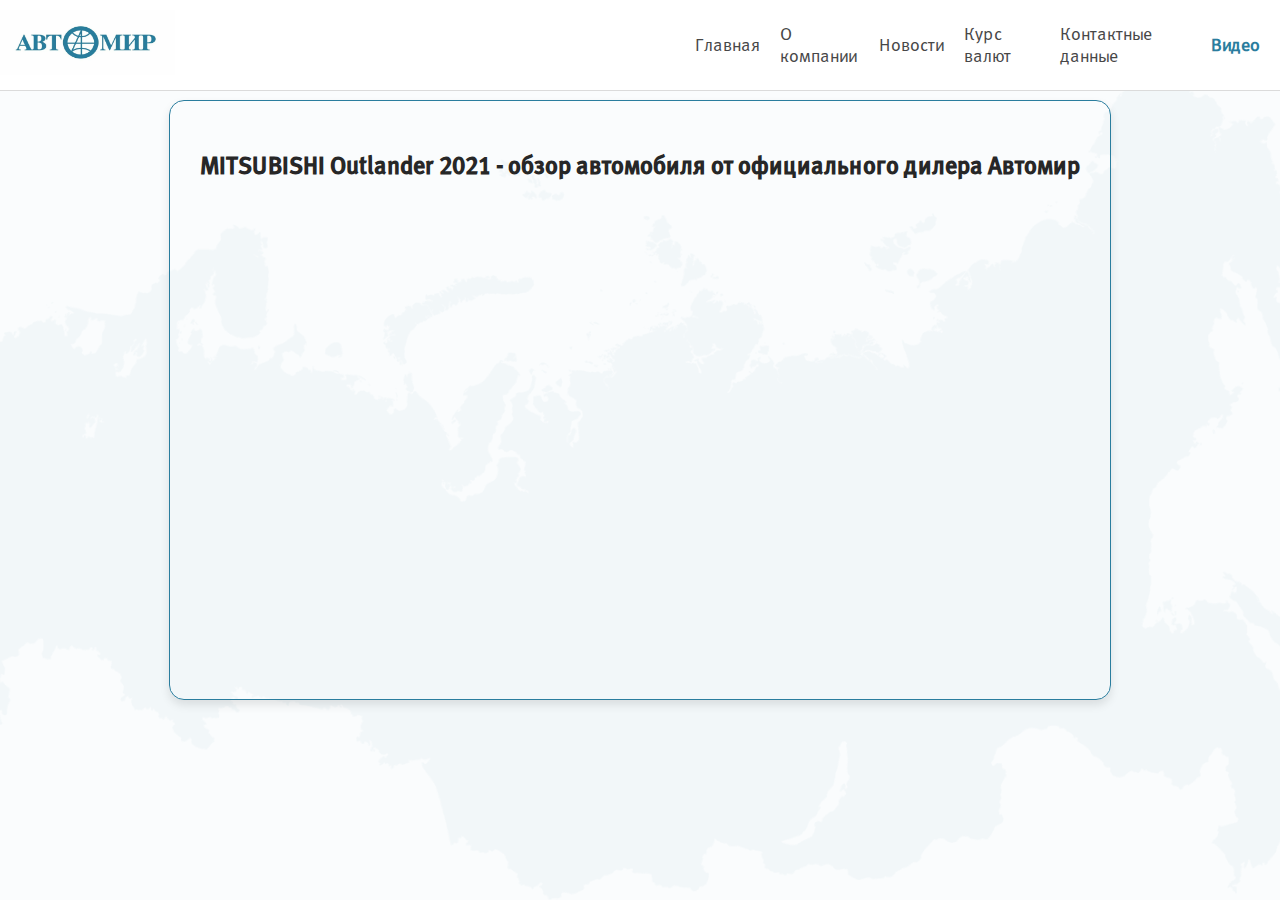
<file: video.html>
<!DOCTYPE html>
<html lang="ru">
<head>
    <meta charset="UTF-8">
    <title>Видео - ООО "АМКапитал"</title>
    <link rel="icon" href="pictures/favicon-32x32.png">
    <link rel="icon" href="pictures/favicon-16x16.png">
    <link rel="stylesheet" href="main.css">
    <style>
     body {
            margin: 0;
            padding: 0;
            font-family: "MetaCyrLF-RomanMedium", sans-serif;
        }
      main {
            display: flex;
            justify-content: center;
            align-items: center;
            height: 100vh;
        }
      iframe {
        width: 800px;
        height: 450px;
      }
      #video-container {
            text-align: center;
            margin-bottom: 100px;
            border: 1px solid #2a7d9e;
            padding: 10px;
            border-radius: 15px;
            box-shadow: 0px 5px 10px rgba(0, 0, 0, 0.1);
            padding: 20px;
            height: 600px;
        }
        h1 {
            margin-top: 20px;
            margin-bottom: 10px;
            font-size: 24px;
            
            padding: 10px;
            text-align: center;
        }
    </style>
</head>
<body class="currency-body">
    <header>
        <div class="header-container">
            <div class="logo">
                <a href="index.html"><img src="pictures/logo.png" alt="АМКапитал Логотип" width="175px" height="65px"></a>
                <a href="index.html">Главная</a>
                <a href="about.html">О компании</a>
                <a href="news.html">Новости</a>
                <a href="currency.html" >Курс валют</a>
                <a href="contacts.html">Контактные данные</a>
                <a href="video.html" class="active">Видео</a>
            </div>
        </div>
    </header>
    <main>  
        <div id="video-container">
            <h1>MITSUBISHI Outlander 2021 - обзор автомобиля от официального дилера Автомир</h1>
            <iframe width="800" height="450" src="https://www.youtube.com/embed/529L181IH7w?autoplay=1&quality=1080p" frameborder="0" allowfullscreen></iframe>
        </div>
    </main>
    <footer>
    </footer>
</body>
</html>
</file>
<file: main.css>
/* Font style */ 
       @font-face {
            font-family: 'MetaCyrLF-Roman';
            src: url('pictures/MetaNormalCyrLF-Roman.woff2') format('truetype');
        }
        @font-face {
            font-family: 'MetaCyrLF-RomanMedium';
            src: url('pictures/MetaMediumCyrLF-Roman.woff2') format('truetype');
        }
                                                                                /* Font style */  
        body {
            margin: 0;
            font-family:"MetaCyrLF-Roman", sans-serif;
            background-color: #fafcfd;
            color: #272727;
            font-size: 16px;
            
        }
                                                                                     /*HEADER*/ 
        header {
            font-family: "MetaCyrLF-Roman", sans-serif;
            position: fixed;
            top: 0;
            width: 100%;
            background-color: white;
            z-index: 1000;
            border-bottom: 1px solid rgb(219, 219, 219);
            color: #272727;
        }

        .header-container {
            display: flex;
            justify-content: center;
            align-items: center;
            padding: 10px 0;
        }

        .logo {
            display: flex;
            justify-content: start;
            align-items: center;
        }
        .logo img {
            margin-right: 500px;
        }

        .logo a {
            margin-right: 20px;
            color: rgb(71, 71, 71);
            text-decoration: none;
            font-size: 18px;
            transition: color 0.3s ease;
        }

        .logo a:hover {
            color: #2A7D9E;
        }

        .logo a.active {
            color: #2A7D9E;
            font-weight: bold;
        }



                                                                                     /* about.html */ 
        .container {
            margin-top: auto;
            width: 100%;
            max-width: 1230px;
            padding: 0 15px;
            margin: 150px auto;
            box-sizing: border-box;
            -webkit-tap-highlight-color: transparent;
            -webkit-box-sizing: border-box;
        }
        .page-title {
            margin-top: 25px;
            margin-bottom: 25px;
            font-size: 26px;
            font-weight: 500;
            -webkit-box-sizing: border-box;
            box-sizing: border-box;
            -webkit-tap-highlight-color: transparent;
        }
        h1 {
            display: block;
            font-size: 2em;
            margin-block-start: 0.67em;
            margin-block-end: 0.67em;
            margin-inline-start: 0px;
            margin-inline-end: 0px;
            font-weight: bold;
            color: #272727;
            font-size: 26px;
            font-family: "MetaCyrLF-RomanMedium", sans-serif;
            
        }
        h2 {
            color: #272727;
            font-size: 26px;
            font-family: "MetaCyrLF-RomanMedium", sans-serif;
            font-weight: 500;
            line-height: normal;
            margin: 0;
            padding: 1em 0;
        }
        .tabs {
            position: relative;
            display: -webkit-box;
            display: -ms-flexbox;
            display: flex;
            -webkit-box-align: stretch;
            -ms-flex-align: stretch;
            align-items: stretch;
            border-bottom: 1px solid #D5D5D5;
        }
        .tabs__tab.active, .tabs__tab:hover {
            border-color: #2A7D9E;
        }
        .tabs__tab {
            padding: 19px 25px;
            margin-bottom: -1px;
            font-size: 16px;
            font-weight: 500;
            color: #2B8BC1;
            text-align: center;
            border-bottom: 2px solid transparent;
            cursor: pointer;
        }
        a {
            color: #272727;
            text-decoration: none;
            outline: none;
            -webkit-transition: .2s;
            -o-transition: .2s;
            transition: .2s;
            cursor: pointer;
        }
        .tabs__body {
            min-height: 304px;
            padding: 30px 0;
            font-size: 16px;
        }
        .tabs__content:not(.tabs__content--car-list):not(.special-slider) {
            line-height: 25px;
        }
        .tabs__content.active {
            display: block;
        }
        .tabs__content:not(.tabs__content--car-list):not(.special-slider) a:not(.button) {
            color: #2A7D9E;
            border-bottom: 1px solid transparent;
        }
        p {
            display: block;
            margin-block-start: 1em;
            margin-block-end: 1em;
            margin-inline-start: 0px;
            margin-inline-end: 0px;
        }
        .iconsrow__item {
            -webkit-box-flex: 0;
            -ms-flex: 0 0 230px;
            flex: 0 0 230px;
            background: #fff;
            border-radius: 15px;
            padding: 20px;
            margin-right: 10px;
            margin-bottom: 10px;
            -webkit-box-sizing: border-box;
            box-sizing: border-box;
            -webkit-tap-highlight-color: transparent;
            
        }
        .iconsrow__items {
            display: -webkit-box;
            display: -ms-flexbox;
            display: flex;
            -ms-flex-wrap: wrap;
            flex-wrap: wrap;
            -webkit-box-sizing: border-box;
            box-sizing: border-box;
            -webkit-tap-highlight-color: transparent;

        }
        .iconsrow__ico {
            max-width: 40px;
            min-width: 40px;
            height: 10px;
            fill: #2A7D9E;
            margin-left: -40px;
        }








        .tabs__content:not(.tabs__content--car-list):not(.special-slider) {
            line-height: 25px;
        }
        .tabs__content.active {
            display: block;
        }
        .tabs__content_visible {
            overflow: visible;
        }
        .tabs__content {
            display: none;
            overflow: hidden;
        }
        * {
            -webkit-box-sizing: border-box;
            box-sizing: border-box;
            -webkit-tap-highlight-color: transparent;
        }
        div {
            display: block;
        }
        .tabs__body {
            min-height: 304px;
            padding: 30px 0;
            font-size: 16px;
        }
        .section_about {
            -ms-flex-wrap: wrap;
            flex-wrap: wrap;
            padding-bottom: 10px;
        }
        
        
        .section__title {
            padding-top: 0;
            padding-bottom: 0;
            font-family: "MetaCyrLF-Roman", sans-serif;
            color: #272727;
        }
        h2 {
            font-size: 26px;
            font-weight: 500;
            line-height: normal;
            color: #272727;
            margin: 0;
            padding: 1em 0;
        }
        h2 {
            display: block;
            font-size: 1.5em;
            margin-block-start: 0.83em;
            margin-block-end: 0.83em;
            margin-inline-start: 0px;
            margin-inline-end: 0px;
            font-weight: bold;
        }
       
        .section_about .section__content {
            -webkit-box-flex: 1;
            -ms-flex: 1 1 0px;
            flex: 1 1 0px;
        }
        .facts__list {
            display: -webkit-box;
            display: -ms-flexbox;
            display: flex;
            -ms-flex-wrap: wrap;
            flex-wrap: wrap;
            margin-left: -42px;
        }
        .facts__item {
            width: 50%;
        }
        .facts__item {
            width: 33.3333%;
            padding-left: 42px;
            margin-bottom: 50px;
        }
        .facts__title {
            margin-bottom: 14px;
            font-family: "MetaCyrLF-RomanMedium", sans-serif;
            font-size: 22px;
            font-weight: 500;
            line-height: 1;
            color: #2a7d9e;
            letter-spacing: -1.1px;
        }
        .facts__text {
            font-family: "MetaCyrLF-Roman", sans-serif;
            font-size: 16px;
            font-weight: 400;
            line-height: 25px;
            color: #272727;
        }
        .section_years {
            padding-top: 40px;
            padding-bottom: 90px;
        }
        .section_years .section__row {
            -webkit-box-align: end;
            -ms-flex-align: end;
            align-items: flex-end;
            margin-bottom: 70px;
        }
        .section__row {
            display: -webkit-box;
            display: -ms-flexbox;
            display: flex;
        }
        .section_years .section__pagination {
            -webkit-box-flex: 0;
            -ms-flex: 0 0 100%;
            flex: 0 0 100%;
            max-width: 100%;
        }
        .section_years .section__pagination {
            -webkit-box-flex: 1;
            -ms-flex: 1 1 0px;
            flex: 1 1 0px;
        }
        .carousel-history__pagination {
            display: -webkit-box;
            display: -ms-flexbox;
            display: flex;
            -ms-flex-wrap: wrap;
            flex-wrap: wrap;
        }
        .carousel-history__pagination-item {
            margin-left: 50px;
            padding-top: 5px;
            padding-right: 90px;
            padding-bottom: 5px;
            padding-left: 80px;
            margin-right: 5px;
            font-family: "MetaCyrLF-RomanMedium", sans-serif;
            font-size: 20px;
            font-weight: 400;
            line-height: 20px;
            color: #272727;
            border-radius: 12px;
            cursor: pointer;
        }
        .carousel-history__pagination-item {
            color: #2a7d9e;
            background-color: #ffffff;
            -webkit-box-shadow: 0 2px 6px rgba(42,125,158,0.1);
            box-shadow: 0 2px 6px rgba(42,125,158,0.1);
        }
      

        .carousel-history__slide {
            margin-right: 40px;
        }
        .facts__container1 {
            display: flex;
            flex-wrap: wrap;
            gap: 20px; 
        }

        .facts__item1 {
            flex: 1 0 21%; 
            box-sizing: border-box;
            padding: 10px;
            
            border-radius: 5px;
            background-color: #FAFCFD;
        }

        .facts__title1 p {
            font-weight: bold;
            font-size: 16px;

            color: #2a7d9e;
        }

        .facts__text1 p {
            margin: 0;
        }
        button {
            appearance: auto;
            text-rendering: auto;
            letter-spacing: normal;
            word-spacing: normal;
            line-height: normal;
            text-transform: none;
            text-indent: 0px;
            text-shadow: none;
            display: inline-block;
            text-align: center;
            align-items: flex-start;
            cursor: default;
            box-sizing: border-box;
            margin: 0em;
            padding-block: 1px;
            padding-inline: 6px;
            border-width: 2px;
            border-style: outset;
            border-color: buttonborder;
            border-image: initial;
        }

        li {
            display: list-item;
            text-align: -webkit-match-parent;
        }

                                                                                             /* news.html */ 
        .special-slider_news {
            display: flex;
            flex-wrap: wrap;
            background: none;
            padding-bottom: 0;
            padding-top: 0;
        }

        .special-slider {
            background: #FAFCFD;
            padding: 30px 0;
        }
        

        .special-slider_news .special-slider__item {
            flex: 1 1 calc(33.333% - 20px); 
            box-sizing: border-box;
            margin-right: 20px;
            margin-bottom: 20px;
            max-height: 400px;
            border: 1px solid #D5D5D5;
            border-radius: 15px;
            padding: 25px;
            color: black;
            transition: border-color 0.3s ease; 
        }

        .special-slider__item:hover {
            border-color: #2A7D9E; 
        }

        .special-slider__item--fix-height {
            overflow: hidden;
            max-height: 280px;
            min-height: 200px;
            position: relative;
        }

        .special-slider__item {
            display: flex;
            flex-direction: column;
            text-align: left;
            border: 1px solid #D5D5D5;
            border-radius: 15px;
            padding: 25px;
            color: black;
            transition: .2s;
        }

        .special-slider__cats {
            margin-bottom: 10px;
            pointer-events: none;
        }

        .special-slider__cats a {
            display: inline-block;
            color: #2A7D9E;
            font-size: 14px;
            font-weight: 400;
            border-bottom: 1px solid transparent;
            margin-right: 20px;
        }

        .special-slider__date {
            font-size: 14px;
            color: #BABBCA;
            margin: 10px 0;
        }

        .special-slider__name {
            font-weight: 500;
            font-size: 22px;
            margin-bottom: 20px;
            font-family: "MetaCyrLF-RomanMedium", sans-serif;
        }

        .special-slider__item--fix-height .special-slider__text {
            margin-bottom: 40px;
        }

        .special-slider__text {
            flex-grow: 1;
            display: block;
            font-size: 16px;
            line-height: 25px;
            margin-bottom: 15px;
            color: #272727; 
        }

        .special-slider__item--fix-height .special-slider__link {
            position: absolute;
            bottom: 25px;
            left: 25px;
            z-index: 2;
            color: #2A7D9E; 
            text-decoration: none; 
        }
        .special-slider__link:hover {
            text-decoration: underline; 
        }
        .special-slider__link {
            align-self: flex-start;
            display: inline-block;
            color: #2A7D9E;
            font-size: 14px;
            font-weight: 500;
            border-bottom: 1px solid transparent;
        }

        element.style {
            visibility: hidden;
            position: absolute;
            width: 100%;
            top: -10000px;
            left: 0px;
            right: 0px;
            transition: visibility 0s linear 0.3s, opacity 0.3s linear 0s;
            opacity: 0;
        }


                                                                             /* currency.html */ 

        .currency-body{
            margin: 0;
            font-family:"MetaCyrLF-Roman", sans-serif;
            background-color: #fafcfd;
            color: #272727;
            font-size: 16px;
            background-image: url('pictures/history_bg.png'); 
            background-size: cover;
            background-position: center;
            background-repeat: no-repeat;
        }
        .content-currency {
            width: 400px; 
            margin: 20px auto;
            padding: 20px;
            background-color: rgba(255, 255, 255, 0.9);
            border-radius: 5px;
            box-shadow: 0 2px 4px rgba(0, 0, 0, 0.1);
            position: fixed; 
            top: 50%;
            left: 50%;
            transform: translate(-50%, -50%); 
        }

       

        p {
            margin-bottom: 10px;
        }

        input[type="number"] {
            width: 160px;
            padding: 5px;
            margin-right: 10px;
            border: 1px solid #ccc;
            border-radius: 3px;
        }
       

        button {
            padding: 5px 10px;
            background-color: #2A7D9E;
            color: #fff;
            border: none;
            border-radius: 3px;
            cursor: pointer;
        }

        button:hover {
            background-color: #2A7D9E;
        }

        .currency-converter {
            background-color: #e8f1f9;
            padding: 20px;
            border-radius: 5px;
            box-shadow: 0 2px 4px rgba(0, 0, 0, 0.1);
            margin-top: 20px;
        }

        .currency-converter h2 {
            font-size: 1.2rem;
            margin-bottom: 10px;
            color: #333;
        }

        .currency-converter label {
            
            display: block;
            margin-top: 10px;
        }

        .currency-converter input[type="number"] {
            width: 120px;
            padding: 5px;
            margin-right: 10px;
            border: 1px solid #ccc;
            border-radius: 3px;
        }

        .currency-converter button {
           
            background-color: #2A7D9E;
            color: #fff;
            border: none;
            border-radius: 3px;
            cursor: pointer;
            width: 100%;
            margin-top: 10px;
            padding: 10px 0; 
        }

        .currency-converter button:hover {
            background-color: #178bb9;
        }


                                                                                     /* contacts.html */ 
        .contact-info {
            margin-bottom: 20px;
        }
        #map {
            width: 100%;
            height: 600px;
            z-index: 1;
            position: relative;
        }

        .service__contacts-row {
            display: flex;
            justify-content: center;
            flex-wrap: wrap;
            margin-left: -10px;
            margin-right: -10px;
        }
        .service__contacts-left {
            display: flex;
            flex-wrap: wrap;
            justify-content: center;
            width: 100%;
        }
        .service__contacts-col {
            width: auto;
            padding: 10px;
            box-sizing: border-box;
            display: inline-block;
        }
        .service__contacts-item {
            background: #fff;
            border-radius: 10px;
            padding: 15px; 
            min-height: 200px; 
            box-shadow: 0 2px 4px rgba(0,0,0,0.1);
            display: flex;
            flex-direction: column;
            justify-content: space-between;
            text-align: center;
            width: auto;
        }
        .service__contacts-title {
            font-size: 20px; 
            font-weight: 500;
            color: #000;
        }
        .service__contacts-mail,
        .service__contacts-phone {
            display: flex;
            align-items: center;
            justify-content: center;
            margin-top: 10px; 
        }
        .service__contacts-mail img,
        .service__contacts-phone img {
            margin-right: 5px;
        }
        .service__contacts-right {
            width: auto;
            padding: 10px;
            display: inline-block;
        }
        .service__contacts-right .service__contacts-col {
            width: auto;
        }

        .service__contacts-phone {
            font-weight: 500;
            font-family: MetaCyrLF-RomanMedium , sans-serif;
        }
        .service__contacts-title {
            font-family: MetaCyrLF-RomanMedium , sans-serif;
        }
</file>
